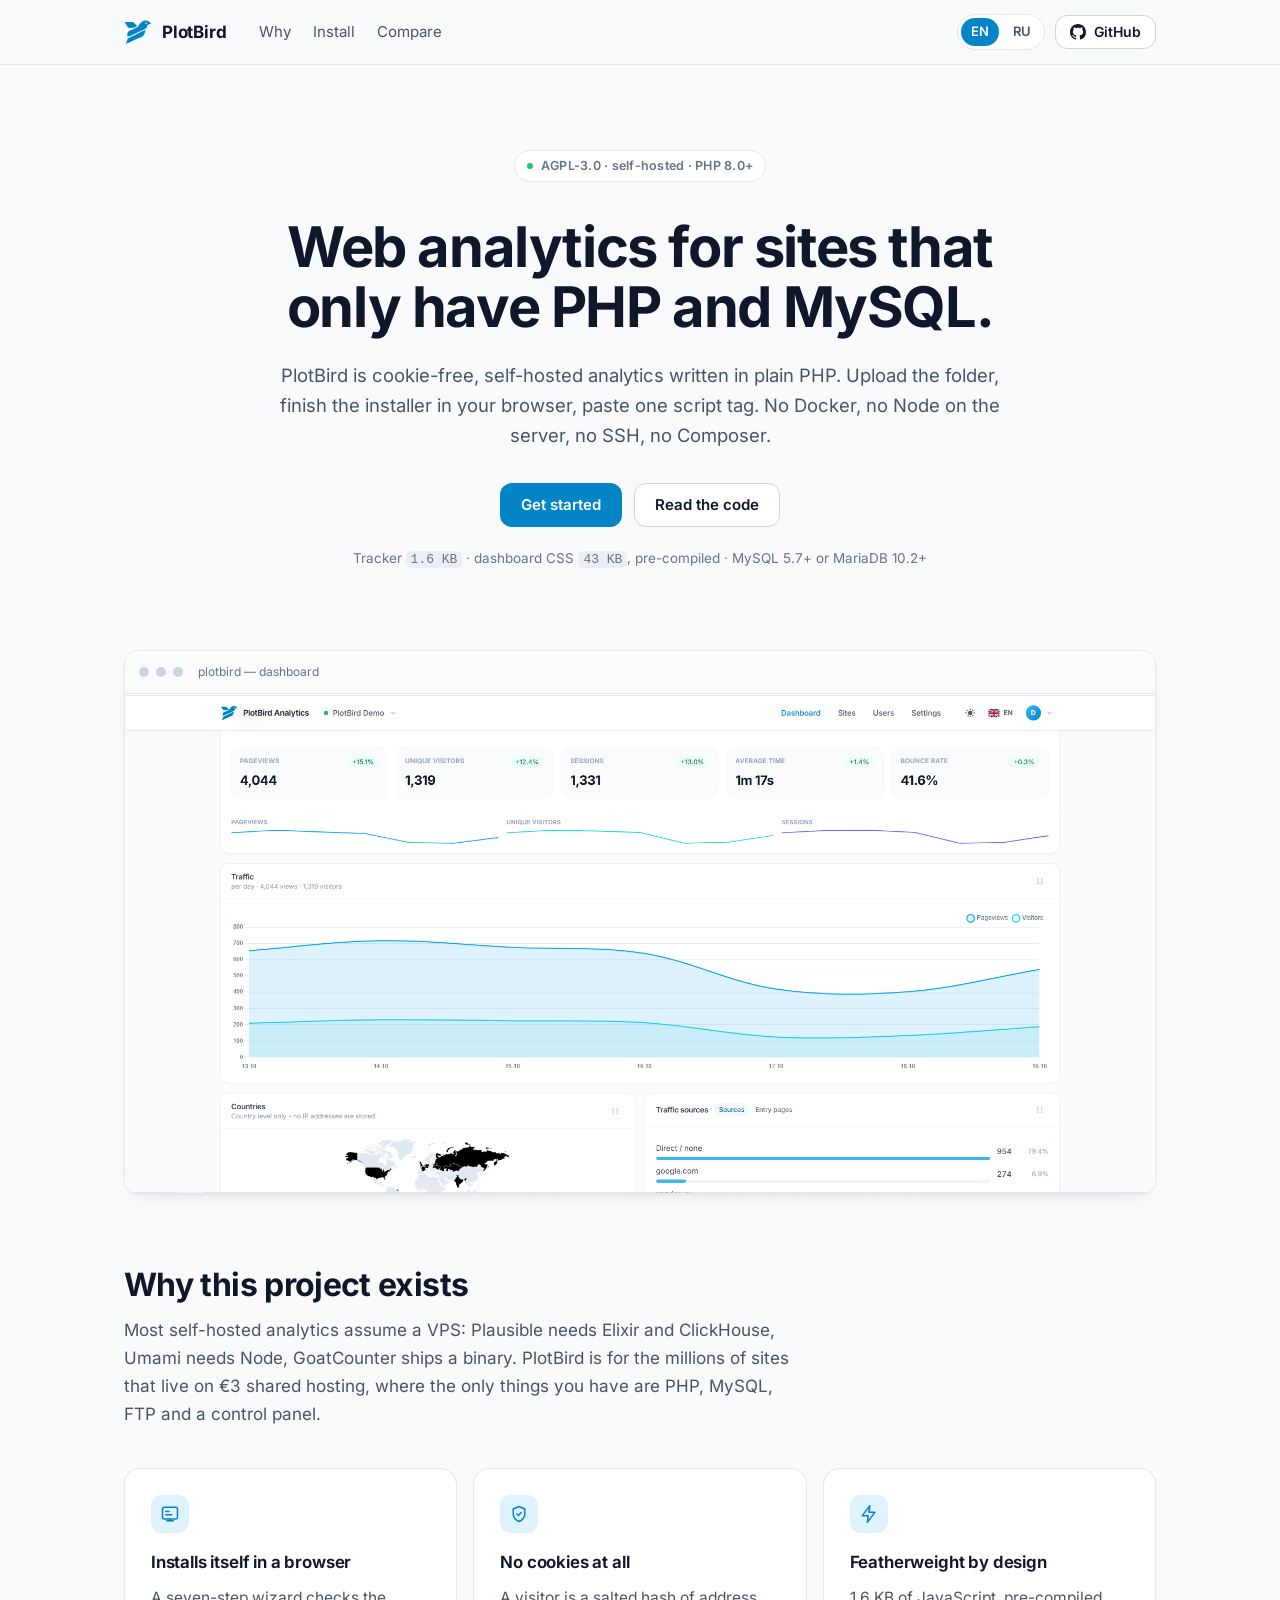
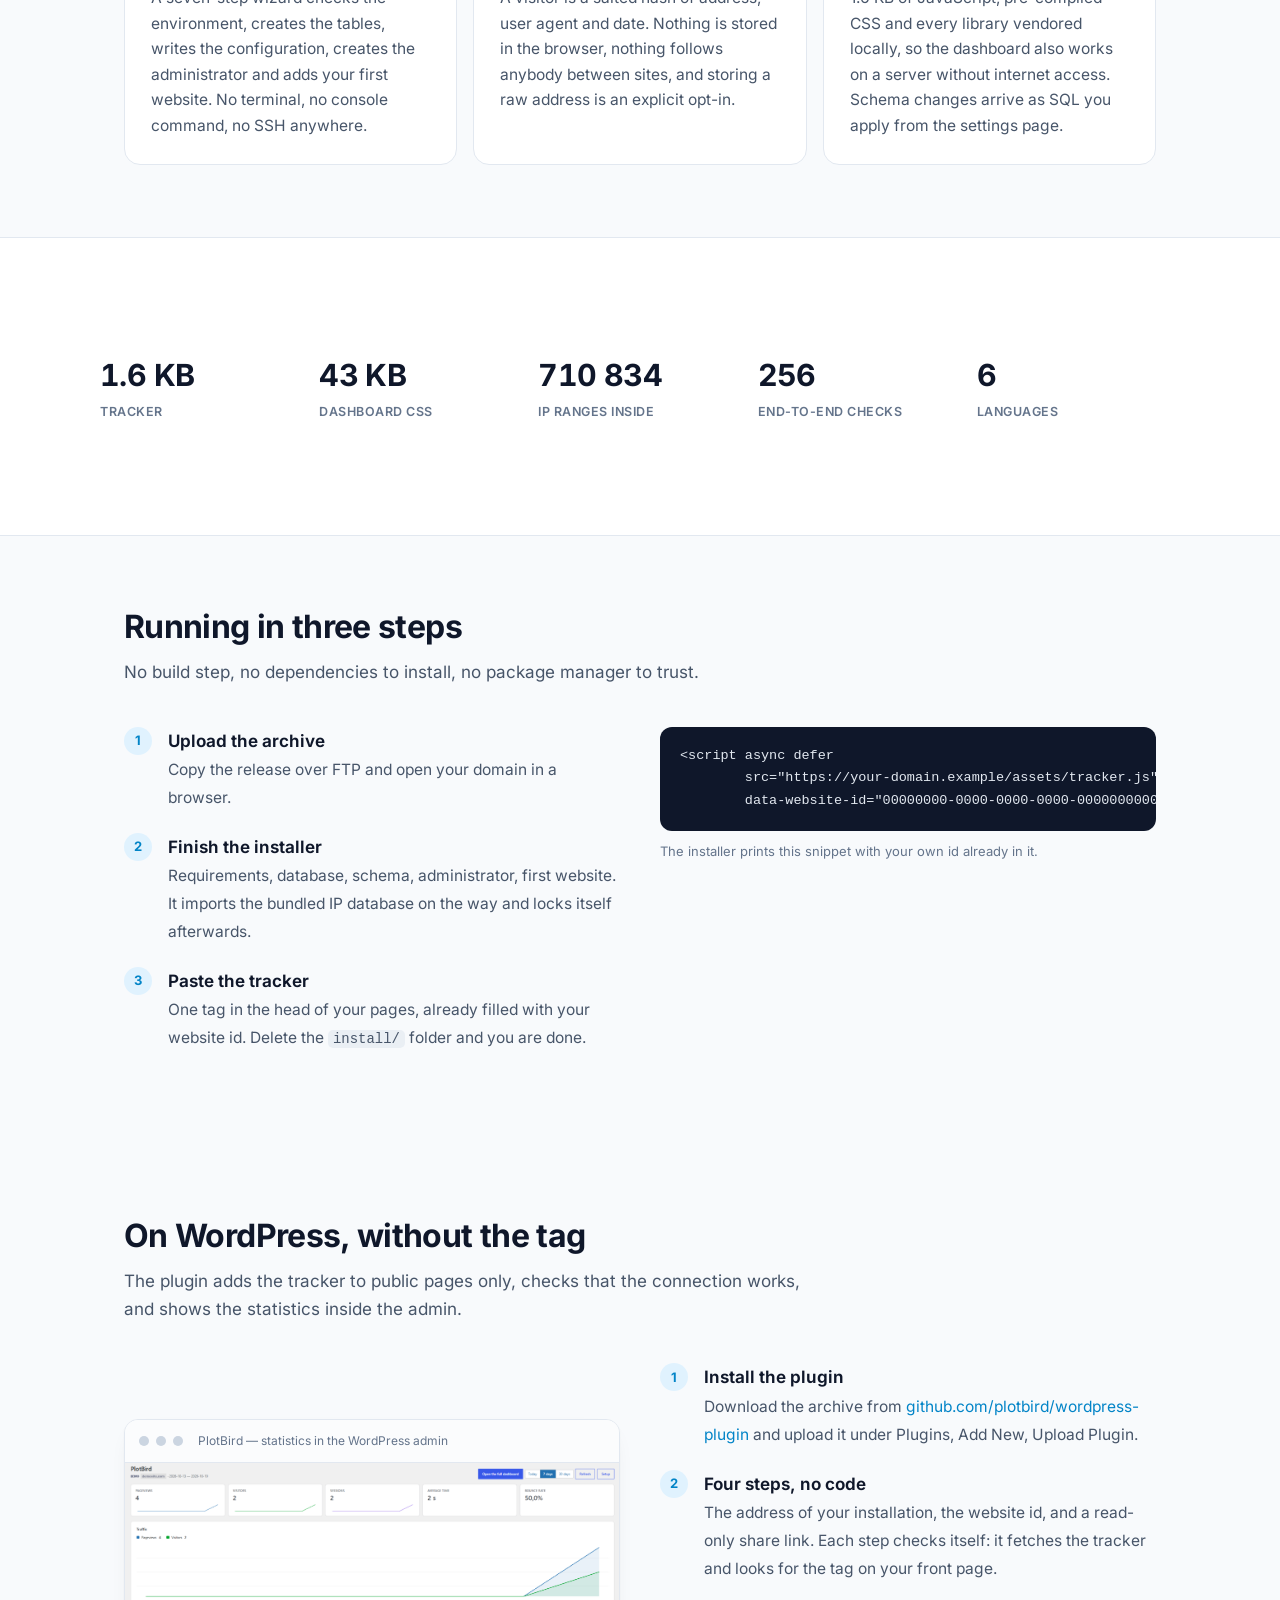
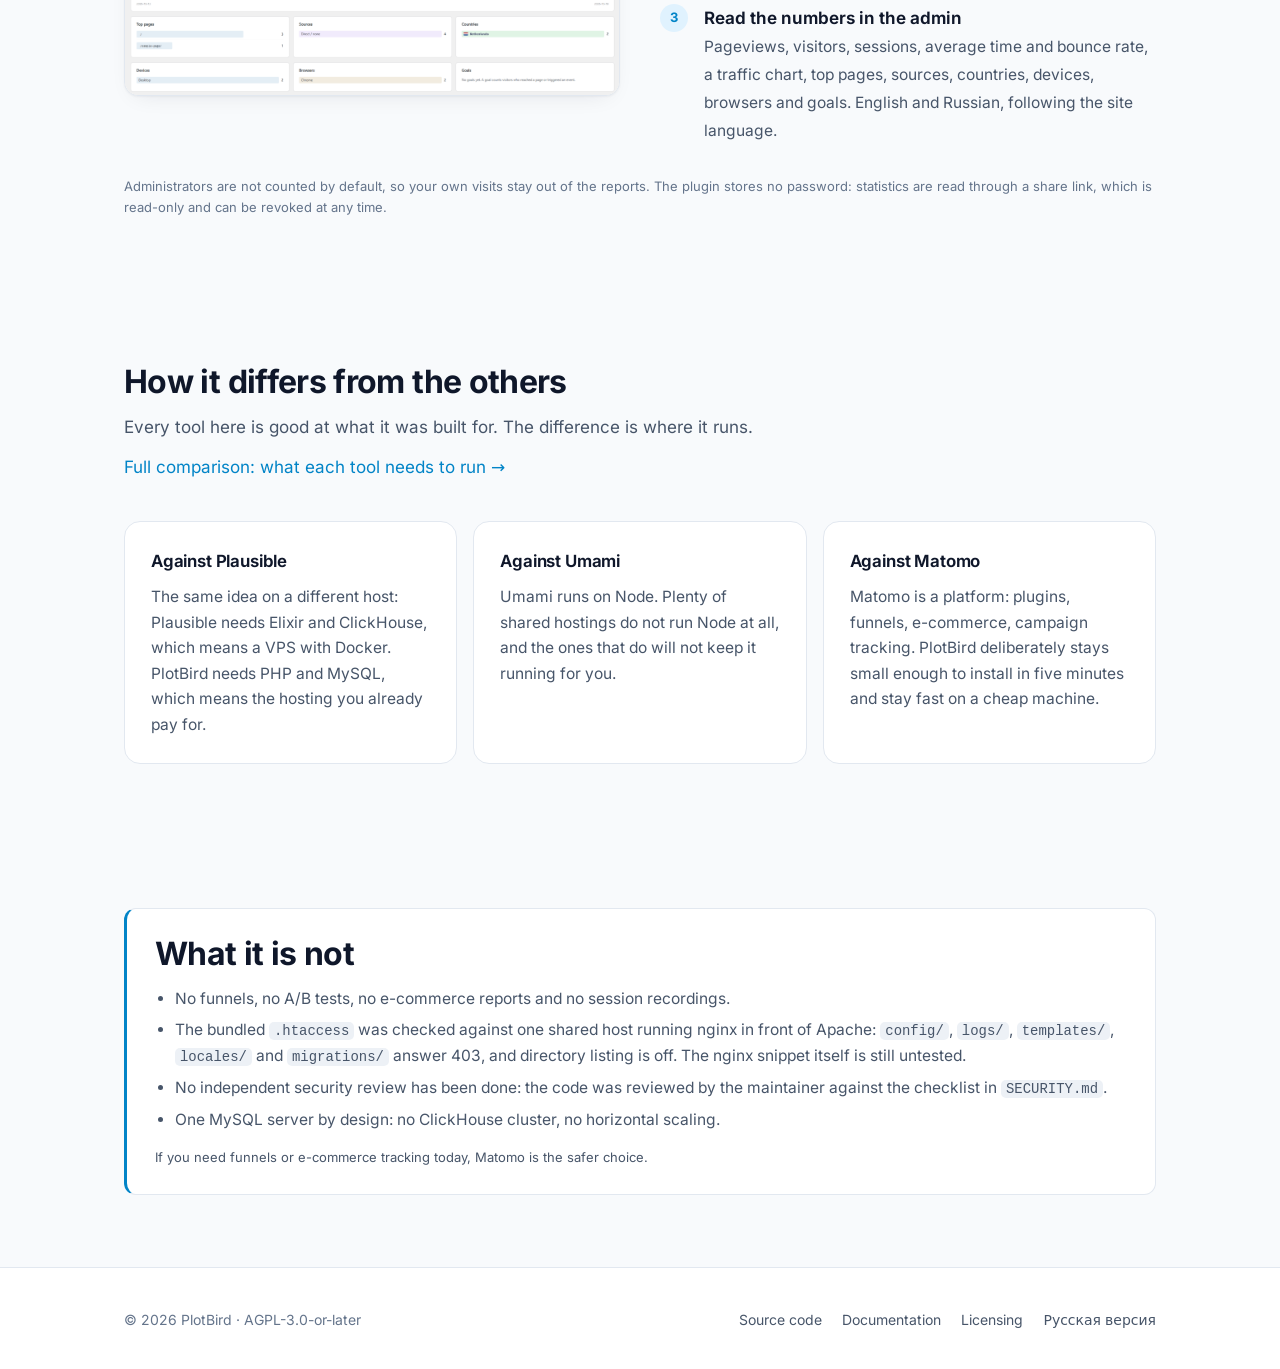
<file: index.html>
<!doctype html>
<html lang="en">
<head>
<meta charset="utf-8">
<meta name="viewport" content="width=device-width, initial-scale=1">
<title>PlotBird — self-hosted, cookie-free web analytics in plain PHP</title>
<meta name="google-site-verification" content="_HZtw0_iEdkq5-MWGCPGsdtzQNc1821ZFkKiWtUW_zI">
<meta name="description" content="Web analytics for websites that only have PHP and MySQL. Cookie-free, self-hosted, no Docker, no SSH: upload the folder, install it in the browser, paste one script tag.">
<link rel="canonical" href="https://plotbird.github.io/">
<link rel="alternate" hreflang="en" href="https://plotbird.github.io/">
<link rel="alternate" hreflang="ru" href="https://plotbird.github.io/ru/">
<link rel="alternate" hreflang="x-default" href="https://plotbird.github.io/">
<link rel="icon" type="image/svg+xml" href="assets/logo.svg">
<link rel="apple-touch-icon" href="assets/apple-touch-icon.png">
<link rel="stylesheet" href="assets/style.css">
<meta name="theme-color" content="#f8fafc" media="(prefers-color-scheme: light)">
<meta name="theme-color" content="#080c14" media="(prefers-color-scheme: dark)">
<meta property="og:type" content="website">
<meta property="og:title" content="PlotBird — web analytics for sites that only have PHP and MySQL">
<meta property="og:description" content="Cookie-free, self-hosted analytics in plain PHP. No Docker, no Node on the server, no SSH, no Composer.">
<meta property="og:url" content="https://plotbird.github.io/">
<meta property="og:image" content="https://plotbird.github.io/assets/og.png">
<meta property="og:image:width" content="1200">
<meta property="og:image:height" content="630">
<meta property="og:locale" content="en_US">
<meta property="og:locale:alternate" content="ru_RU">
<meta name="twitter:card" content="summary_large_image">
<meta property="og:site_name" content="PlotBird Analytics">
<meta property="og:image:alt" content="PlotBird: cookie-free analytics in plain PHP">
<meta name="twitter:title" content="PlotBird — self-hosted, cookie-free web analytics in plain PHP">
<meta name="twitter:description" content="Web analytics for websites that only have PHP and MySQL. Cookie-free, self-hosted, no Docker, no SSH: upload the folder, install it in the browser, paste one script tag.">
<meta name="twitter:image" content="https://plotbird.github.io/assets/og.png">
<script type="application/ld+json">
{
    "@context": "https://schema.org",
    "@type": "SoftwareApplication",
    "name": "PlotBird Analytics",
    "alternateName": "PlotBird",
    "applicationCategory": "BusinessApplication",
    "applicationSubCategory": "Web analytics",
    "operatingSystem": "PHP 8.0+, MySQL 5.7+ or MariaDB 10.2+",
    "description": "Web analytics for websites that only have PHP and MySQL. Self-hosted, cookie-free web analytics in plain PHP for classic shared hosting. No Docker, no Node on the server, no SSH: upload the folder, finish the installer in the browser, paste one script tag. Goals, visitor log, bundled IP database, PWA, six languages.",
    "url": "https://plotbird.github.io/",
    "downloadUrl": "https://github.com/plotbird/analytics/releases/latest",
    "codeRepository": "https://github.com/plotbird/analytics",
    "softwareVersion": "1.0.2",
    "datePublished": "2026-10-19",
    "license": "https://www.gnu.org/licenses/agpl-3.0.html",
    "isAccessibleForFree": true,
    "offers": {
        "@type": "Offer",
        "price": "0",
        "priceCurrency": "EUR"
    },
    "author": {
        "@type": "Organization",
        "name": "PlotBird",
        "url": "https://plotbird.github.io/"
    },
    "sameAs": ["https://github.com/plotbird/analytics", "https://github.com/plotbird/wordpress-plugin"],
    "inLanguage": "en",
    "featureList": [
        "Browser installer, no SSH",
        "Cookie-free tracking",
        "Goals and conversions",
        "Visitor log with per-session detail",
        "Bundled local IP database for country reports",
        "Share links with expiry",
        "Progressive web app",
        "Schema migrations from the interface"
    ]
}
</script>
<script type="application/ld+json">
{
    "@context": "https://schema.org",
    "@type": "SoftwareApplication",
    "name": "PlotBird Analytics for WordPress",
    "applicationCategory": "BusinessApplication",
    "operatingSystem": "WordPress 6.0+",
    "softwareVersion": "1.0.3",
    "description": "The PlotBird plugin for WordPress: adds the tracking code and shows the statistics inside the admin.",
    "url": "https://github.com/plotbird/wordpress-plugin",
    "downloadUrl": "https://github.com/plotbird/wordpress-plugin/releases/latest",
    "codeRepository": "https://github.com/plotbird/wordpress-plugin",
    "license": "https://www.gnu.org/licenses/old-licenses/gpl-2.0.html",
    "isAccessibleForFree": true,
    "inLanguage": "en",
    "author": {"@type": "Organization", "name": "PlotBird", "url": "https://plotbird.github.io/"}
}
</script>
</head>
<body>

<header class="nav">
    <div class="wrap nav-inner">
        <a class="brand" href="index.html">
            <img src="assets/logo.svg" alt="" width="28" height="28">
            PlotBird
        </a>
        <nav class="nav-links">
            <a href="#why">Why</a>
            <a href="#install">Install</a>
            <a href="#compare">Compare</a>
        </nav>
        <div class="nav-right">
            <div class="lang">
                <span>EN</span>
                <a href="ru/index.html" hreflang="ru">RU</a>
            </div>
            <a class="btn btn-ghost btn-nav" href="https://github.com/plotbird/analytics">
                <svg width="16" height="16" viewBox="0 0 16 16" fill="currentColor" aria-hidden="true"><path d="M8 0C3.58 0 0 3.58 0 8c0 3.54 2.29 6.53 5.47 7.59.4.07.55-.17.55-.38 0-.19-.01-.82-.01-1.49-2.01.37-2.53-.49-2.69-.94-.09-.23-.48-.94-.82-1.13-.28-.15-.68-.52-.01-.53.63-.01 1.08.58 1.23.82.72 1.21 1.87.87 2.33.66.07-.52.28-.87.51-1.07-1.78-.2-3.64-.89-3.64-3.95 0-.87.31-1.59.82-2.15-.08-.2-.36-1.02.08-2.12 0 0 .67-.21 2.2.82.64-.18 1.32-.27 2-.27.68 0 1.36.09 2 .27 1.53-1.04 2.2-.82 2.2-.82.44 1.1.16 1.92.08 2.12.51.56.82 1.27.82 2.15 0 3.07-1.87 3.75-3.65 3.95.29.25.54.73.54 1.48 0 1.07-.01 1.93-.01 2.2 0 .21.15.46.55.38A8.01 8.01 0 0 0 16 8c0-4.42-3.58-8-8-8Z"/></svg>
                GitHub
            </a>
        </div>
    </div>
</header>

<main>

<div class="wrap hero">
    <p class="eyebrow"><span class="dot"></span> AGPL-3.0 &middot; self-hosted &middot; PHP 8.0+</p>
    <h1>Web analytics for sites that only have PHP and MySQL.</h1>
    <p class="lead">
        PlotBird is cookie-free, self-hosted analytics written in plain PHP. Upload the folder,
        finish the installer in your browser, paste one script tag. No Docker, no Node on the
        server, no SSH, no Composer.
    </p>
    <div class="hero-actions">
        <a class="btn btn-primary" href="#install">Get started</a>
        <a class="btn btn-ghost" href="https://github.com/plotbird/analytics">Read the code</a>
    </div>
    <p class="hero-note">
        Tracker <code>1.6 KB</code> &middot; dashboard CSS <code>43 KB</code>, pre-compiled &middot;
        MySQL 5.7+ or MariaDB 10.2+
    </p>
</div>

<div class="wrap">
    <div class="shot" id="look">
        <div class="frame">
            <div class="frame-bar">
                <i></i><i></i><i></i>
                <span>plotbird — dashboard</span>
            </div>

            <img src="assets/dashboard.png"
                 alt="PlotBird dashboard: traffic chart, top pages, countries, devices and goal conversions"
                 width="1906" height="923" fetchpriority="high" decoding="async">
        </div>
    </div>
</div>

<section id="why">
    <div class="wrap">
        <div class="section-head">
            <h2>Why this project exists</h2>
            <p>
                Most self-hosted analytics assume a VPS: Plausible needs Elixir and ClickHouse,
                Umami needs Node, GoatCounter ships a binary. PlotBird is for the millions of
                sites that live on €3 shared hosting, where the only things you have are PHP,
                MySQL, FTP and a control panel.
            </p>
        </div>

        <div class="cards cards-3">
            <article class="card">
                <div class="icon" aria-hidden="true">
                    <svg viewBox="0 0 24 24" fill="none" stroke="currentColor" stroke-width="1.8" stroke-linecap="round" stroke-linejoin="round"><rect x="3" y="4" width="18" height="14" rx="2"/><path d="M8 20h8M12 18v2M7 9h4M7 13h7"/></svg>
                </div>
                <h3>Installs itself in a browser</h3>
                <p>
                    A seven-step wizard checks the environment, creates the tables, writes the
                    configuration, creates the administrator and adds your first website. No
                    terminal, no console command, no SSH anywhere.
                </p>
            </article>

            <article class="card">
                <div class="icon" aria-hidden="true">
                    <svg viewBox="0 0 24 24" fill="none" stroke="currentColor" stroke-width="1.8" stroke-linecap="round" stroke-linejoin="round"><path d="M12 3l7 3v5c0 4.4-3 8.2-7 10-4-1.8-7-5.6-7-10V6l7-3Z"/><path d="M9.5 12l1.8 1.8 3.4-3.6"/></svg>
                </div>
                <h3>No cookies at all</h3>
                <p>
                    A visitor is a salted hash of address, user agent and date. Nothing is stored
                    in the browser, nothing follows anybody between sites, and storing a raw
                    address is an explicit opt-in.
                </p>
            </article>

            <article class="card">
                <div class="icon" aria-hidden="true">
                    <svg viewBox="0 0 24 24" fill="none" stroke="currentColor" stroke-width="1.8" stroke-linecap="round" stroke-linejoin="round"><path d="M13 2 4 14h7l-1 8 9-12h-7l1-8Z"/></svg>
                </div>
                <h3>Featherweight by design</h3>
                <p>
                    1.6 KB of JavaScript, pre-compiled CSS and every library vendored locally, so
                    the dashboard also works on a server without internet access. Schema changes
                    arrive as SQL you apply from the settings page.
                </p>
            </article>
        </div>
    </div>
</section>

<section class="numbers" aria-label="Numbers">
    <div class="wrap numbers-inner">
        <div class="stat"><b>1.6 KB</b><span>tracker</span></div>
        <div class="stat"><b>43 KB</b><span>dashboard CSS</span></div>
        <div class="stat"><b>710 834</b><span>IP ranges inside</span></div>
        <div class="stat"><b>256</b><span>end-to-end checks</span></div>
        <div class="stat"><b>6</b><span>languages</span></div>
    </div>
</section>

<section id="install">
    <div class="wrap">
        <div class="section-head">
            <h2>Running in three steps</h2>
            <p>No build step, no dependencies to install, no package manager to trust.</p>
        </div>

        <div class="steps">
            <ol class="step-list">
                <li>
                    <strong>Upload the archive</strong>
                    <span>Copy the release over FTP and open your domain in a browser.</span>
                </li>
                <li>
                    <strong>Finish the installer</strong>
                    <span>
                        Requirements, database, schema, administrator, first website. It imports
                        the bundled IP database on the way and locks itself afterwards.
                    </span>
                </li>
                <li>
                    <strong>Paste the tracker</strong>
                    <span>
                        One tag in the head of your pages, already filled with your website id.
                        Delete the <code>install/</code> folder and you are done.
                    </span>
                </li>
            </ol>

            <div>
                <pre><code>&lt;script async defer
        src="https://your-domain.example/assets/tracker.js"
        data-website-id="00000000-0000-0000-0000-000000000000"&gt;&lt;/script&gt;</code></pre>
                <p class="caption">
                    The installer prints this snippet with your own id already in it.
                </p>
            </div>
        </div>
    </div>
</section>

<section id="wordpress">
    <div class="wrap">
        <div class="section-head">
            <h2>On WordPress, without the tag</h2>
            <p>
                The plugin adds the tracker to public pages only, checks that the connection
                works, and shows the statistics inside the admin.
            </p>
        </div>

        <div class="steps">
            <div>
                <div class="shot">
                    <div class="frame">
                        <div class="frame-bar">
                            <i></i><i></i><i></i>
                            <span>PlotBird — statistics in the WordPress admin</span>
                        </div>
                        <img src="assets/wordpress.png"
                             alt="The PlotBird statistics screen inside WordPress: pageviews, visitors, sessions, average time and bounce rate, a traffic chart, and blocks for pages, sources, countries, devices, browsers and goals"
                             width="1200" height="563" loading="lazy" decoding="async">
                    </div>
                </div>
            </div>

            <ol class="step-list">
                <li>
                    <strong>Install the plugin</strong>
                    <span>
                        Download the archive from
                        <a href="https://github.com/plotbird/wordpress-plugin">github.com/plotbird/wordpress-plugin</a>
                        and upload it under Plugins, Add New, Upload Plugin.
                    </span>
                </li>
                <li>
                    <strong>Four steps, no code</strong>
                    <span>
                        The address of your installation, the website id, and a read-only share
                        link. Each step checks itself: it fetches the tracker and looks for the
                        tag on your front page.
                    </span>
                </li>
                <li>
                    <strong>Read the numbers in the admin</strong>
                    <span>
                        Pageviews, visitors, sessions, average time and bounce rate, a traffic
                        chart, top pages, sources, countries, devices, browsers and goals.
                        English and Russian, following the site language.
                    </span>
                </li>
            </ol>
        </div>

        <p class="caption">
            Administrators are not counted by default, so your own visits stay out of the
            reports. The plugin stores no password: statistics are read through a share link,
            which is read-only and can be revoked at any time.
        </p>
    </div>
</section>
<section id="compare">
    <div class="wrap">
        <div class="section-head">
            <h2>How it differs from the others</h2>
            <p>
                Every tool here is good at what it was built for. The difference is where it runs.
            </p>
            <p><a href="vs/index.html">Full comparison: what each tool needs to run &rarr;</a></p>
        </div>

        <div class="cards cards-3">
            <article class="card">
                <h3>Against Plausible</h3>
                <p>
                    The same idea on a different host: Plausible needs Elixir and ClickHouse, which
                    means a VPS with Docker. PlotBird needs PHP and MySQL, which means the hosting
                    you already pay for.
                </p>
            </article>
            <article class="card">
                <h3>Against Umami</h3>
                <p>
                    Umami runs on Node. Plenty of shared hostings do not run Node at all, and the
                    ones that do will not keep it running for you.
                </p>
            </article>
            <article class="card">
                <h3>Against Matomo</h3>
                <p>
                    Matomo is a platform: plugins, funnels, e-commerce, campaign tracking. PlotBird
                    deliberately stays small enough to install in five minutes and stay fast on a
                    cheap machine.
                </p>
            </article>
        </div>
    </div>
</section>

<section>
    <div class="wrap">
        <div class="not">
            <h2>What it is not</h2>
            <ul>
                <li>No funnels, no A/B tests, no e-commerce reports and no session recordings.</li>
                <li>The bundled <code>.htaccess</code> was checked against one shared host running nginx in front of Apache: <code>config/</code>, <code>logs/</code>, <code>templates/</code>, <code>locales/</code> and <code>migrations/</code> answer 403, and directory listing is off. The nginx snippet itself is still untested.</li>
                <li>No independent security review has been done: the code was reviewed by the maintainer against the checklist in <code>SECURITY.md</code>.</li>
                <li>One MySQL server by design: no ClickHouse cluster, no horizontal scaling.</li>
            </ul>
            <p class="caption" style="margin-top:14px">
                If you need funnels or e-commerce tracking today, Matomo is the safer choice.
            </p>
        </div>
    </div>
</section>

</main>

<footer>
    <div class="wrap footer-inner">
        <span>© <span id="year">2026</span> PlotBird · AGPL-3.0-or-later</span>
        <div class="footer-links">
            <a href="https://github.com/plotbird/analytics">Source code</a>
            <a href="https://github.com/plotbird/analytics/blob/main/README.md">Documentation</a>
            <a href="https://github.com/plotbird/analytics/blob/main/LICENSING.md">Licensing</a>
            <a href="ru/index.html" hreflang="ru">Русская версия</a>
        </div>
    </div>
</footer>

<script>
    document.getElementById('year').textContent = new Date().getFullYear();
</script>

</body>
</html>
</file>
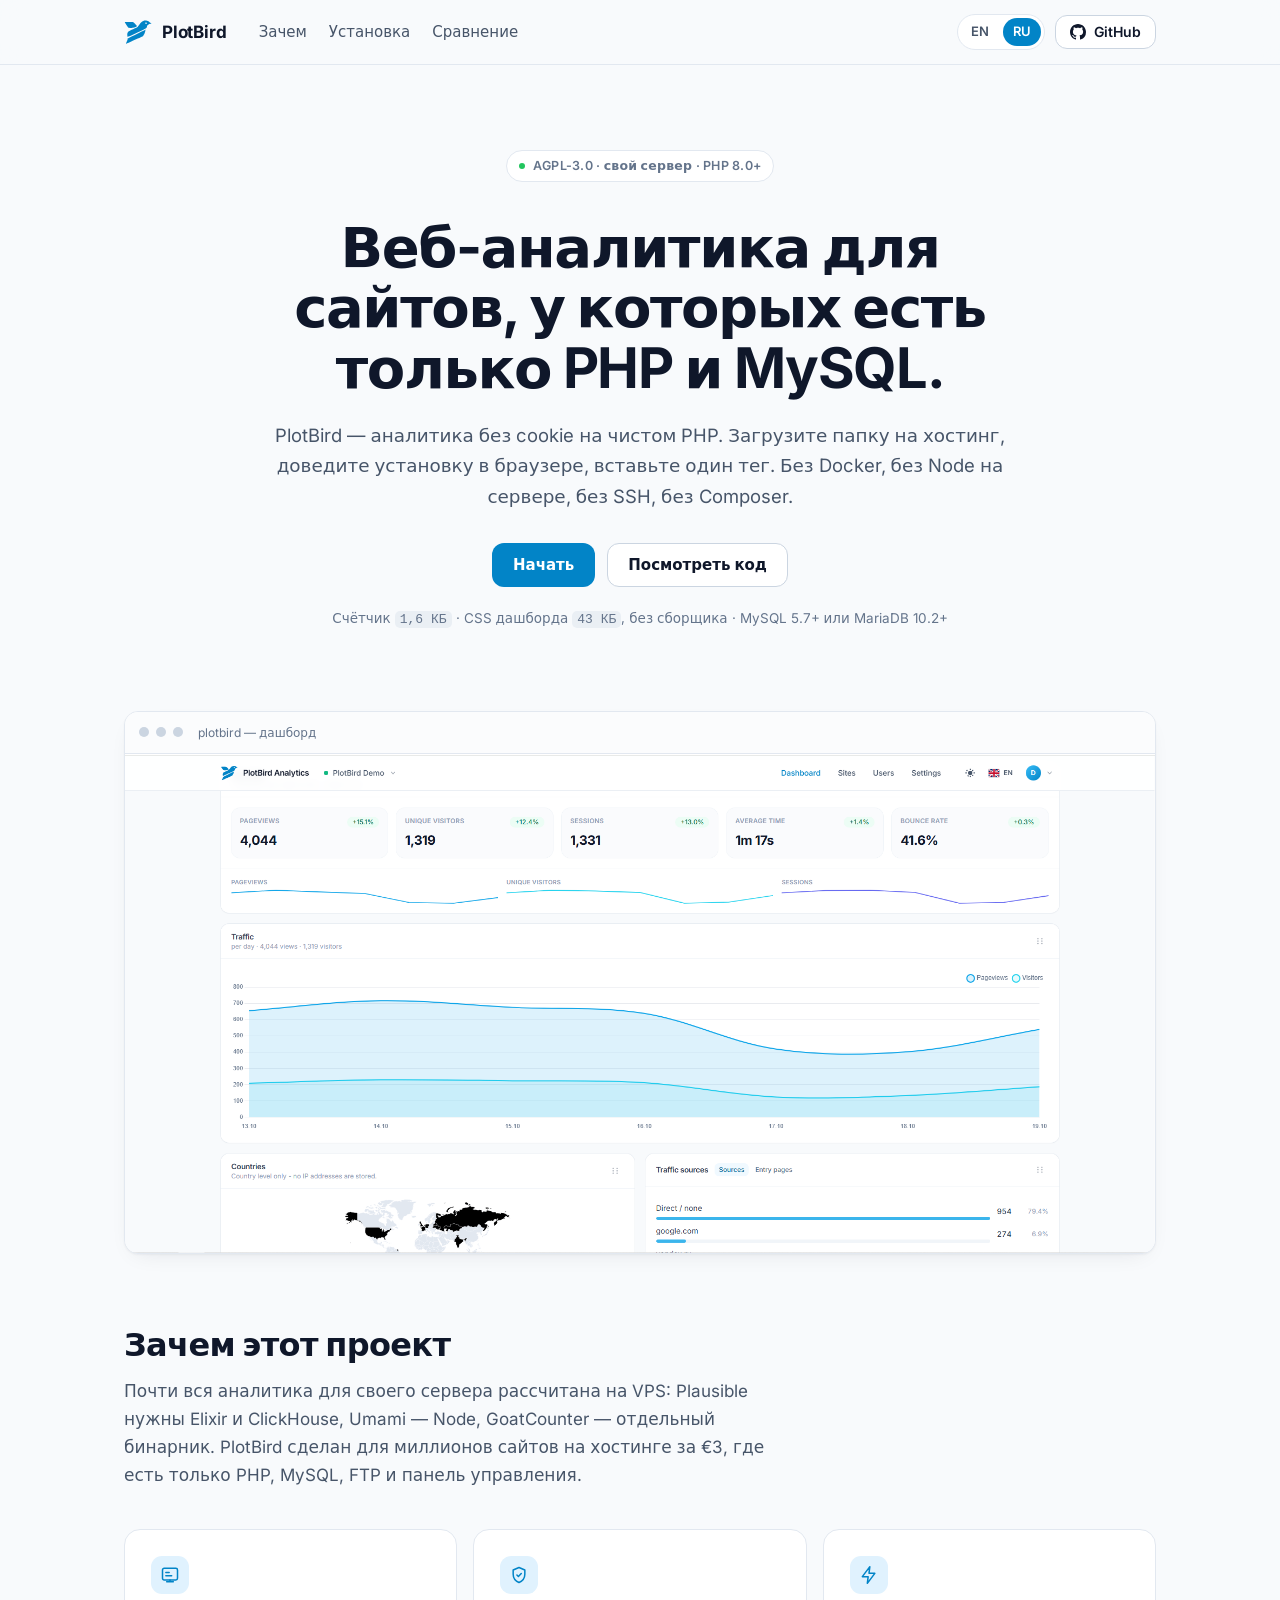
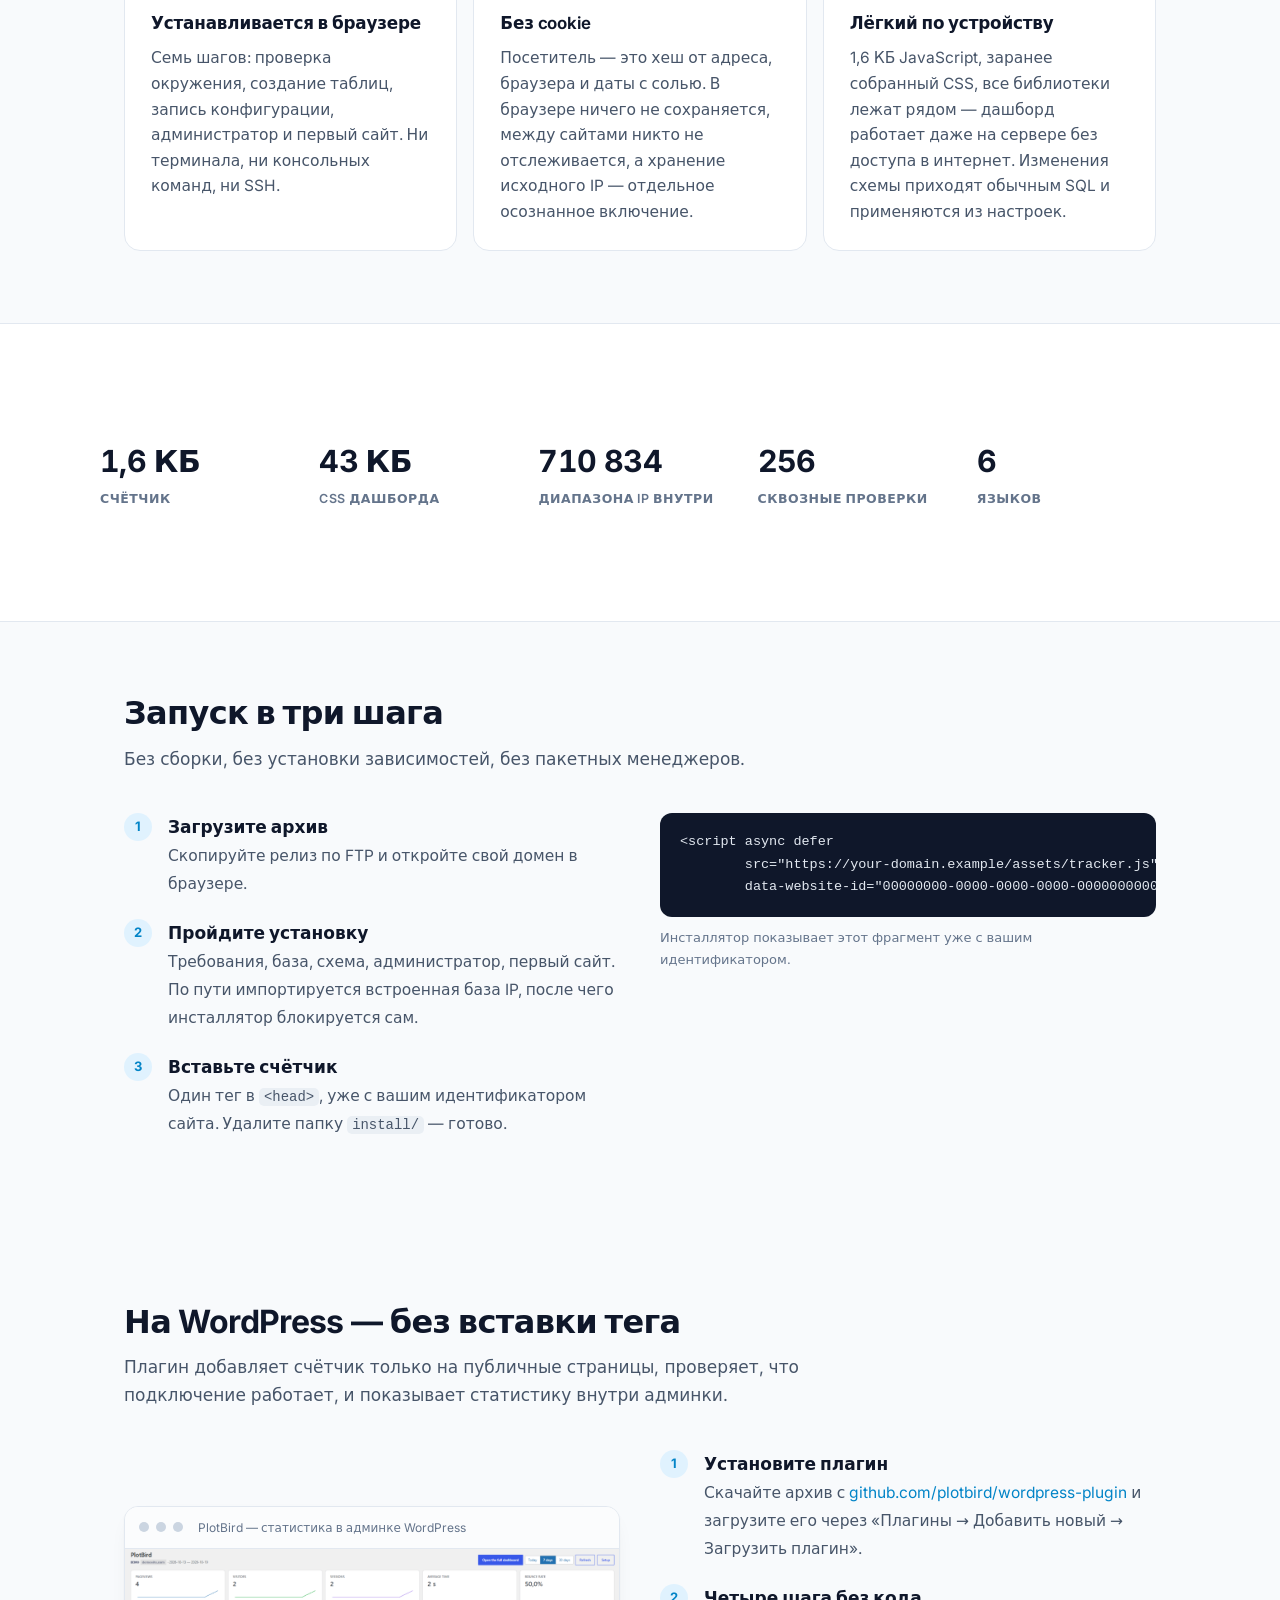
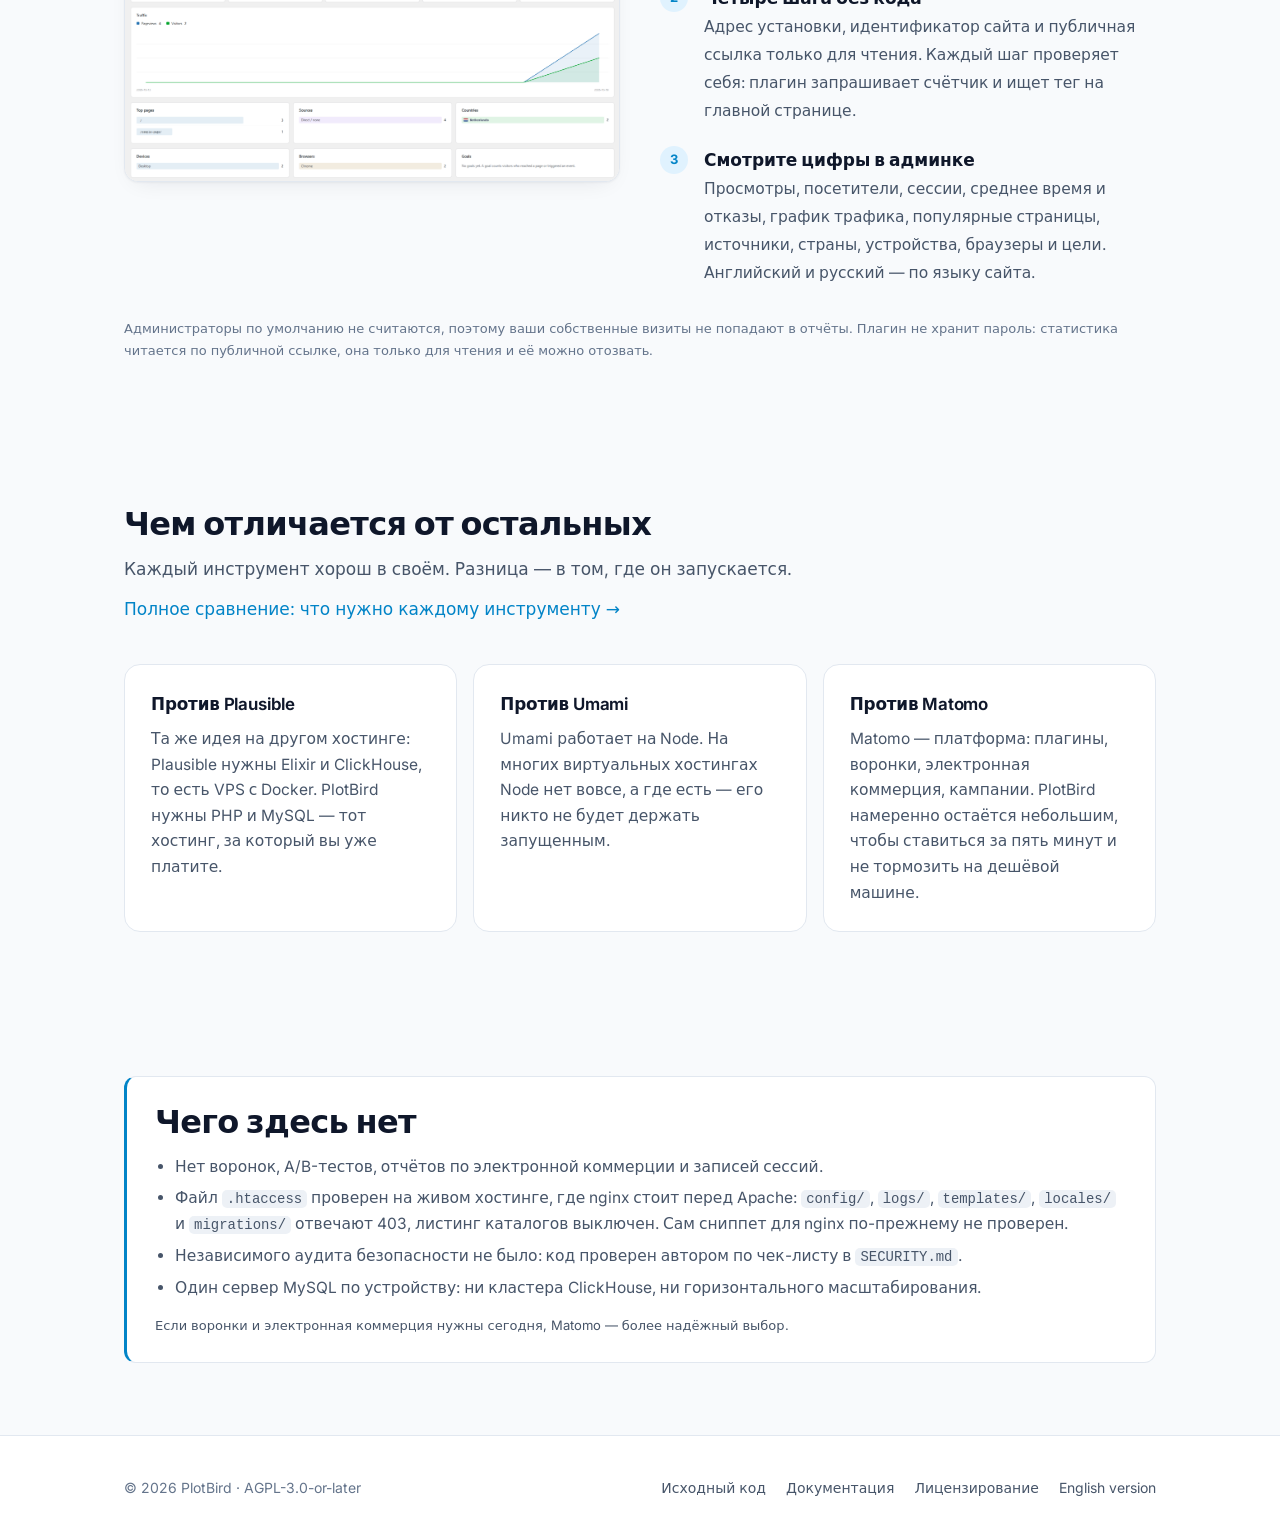
<file: ru/index.html>
<!doctype html>
<html lang="ru">
<head>
<meta charset="utf-8">
<meta name="viewport" content="width=device-width, initial-scale=1">
<title>PlotBird — веб-аналитика без cookie на чистом PHP</title>
<meta name="description" content="Веб-аналитика для сайтов, у которых есть только PHP и MySQL. Без cookie, для собственного сервера, без Docker и SSH: загрузите папку, установите в браузере, вставьте один тег.">
<link rel="canonical" href="https://plotbird.github.io/ru/">
<link rel="alternate" hreflang="en" href="https://plotbird.github.io/">
<link rel="alternate" hreflang="ru" href="https://plotbird.github.io/ru/">
<link rel="alternate" hreflang="x-default" href="https://plotbird.github.io/">
<link rel="icon" type="image/svg+xml" href="../assets/logo.svg">
<link rel="apple-touch-icon" href="../assets/apple-touch-icon.png">
<link rel="stylesheet" href="../assets/style.css">
<meta name="theme-color" content="#f8fafc" media="(prefers-color-scheme: light)">
<meta name="theme-color" content="#080c14" media="(prefers-color-scheme: dark)">
<meta property="og:type" content="website">
<meta property="og:title" content="PlotBird — веб-аналитика для сайтов, у которых есть только PHP и MySQL">
<meta property="og:description" content="Аналитика без cookie на чистом PHP. Без Docker, без Node на сервере, без SSH, без Composer.">
<meta property="og:url" content="https://plotbird.github.io/ru/">
<meta property="og:image" content="https://plotbird.github.io/assets/og-ru.png">
<meta property="og:image:width" content="1200">
<meta property="og:image:height" content="630">
<meta property="og:locale" content="ru_RU">
<meta property="og:locale:alternate" content="en_US">
<meta name="twitter:card" content="summary_large_image">
<meta property="og:site_name" content="PlotBird Analytics">
<meta property="og:image:alt" content="PlotBird: аналитика без cookie на чистом PHP">
<meta name="twitter:title" content="PlotBird — веб-аналитика без cookie на чистом PHP">
<meta name="twitter:description" content="Веб-аналитика для сайтов, у которых есть только PHP и MySQL. Без cookie, для собственного сервера, без Docker и SSH: загрузите папку, установите в браузере, вставьте один тег.">
<meta name="twitter:image" content="https://plotbird.github.io/assets/og-ru.png">
<script type="application/ld+json">
{
    "@context": "https://schema.org",
    "@type": "SoftwareApplication",
    "name": "PlotBird Analytics",
    "alternateName": "PlotBird",
    "applicationCategory": "BusinessApplication",
    "applicationSubCategory": "Web analytics",
    "operatingSystem": "PHP 8.0+, MySQL 5.7+ or MariaDB 10.2+",
    "description": "Веб-аналитика для сайтов, у которых есть только PHP и MySQL. Self-hosted, cookie-free web analytics in plain PHP for classic shared hosting. No Docker, no Node on the server, no SSH: upload the folder, finish the installer in the browser, paste one script tag. Goals, visitor log, bundled IP database, PWA, six languages.",
    "url": "https://plotbird.github.io/",
    "downloadUrl": "https://github.com/plotbird/analytics/releases/latest",
    "codeRepository": "https://github.com/plotbird/analytics",
    "softwareVersion": "1.0.2",
    "datePublished": "2026-10-19",
    "license": "https://www.gnu.org/licenses/agpl-3.0.html",
    "isAccessibleForFree": true,
    "offers": {
        "@type": "Offer",
        "price": "0",
        "priceCurrency": "EUR"
    },
    "author": {
        "@type": "Organization",
        "name": "PlotBird",
        "url": "https://plotbird.github.io/"
    },
    "sameAs": ["https://github.com/plotbird/analytics", "https://github.com/plotbird/wordpress-plugin"],
    "inLanguage": "ru",
    "featureList": [
        "Browser installer, no SSH",
        "Cookie-free tracking",
        "Goals and conversions",
        "Visitor log with per-session detail",
        "Bundled local IP database for country reports",
        "Share links with expiry",
        "Progressive web app",
        "Schema migrations from the interface"
    ]
}
</script>
<script type="application/ld+json">
{
    "@context": "https://schema.org",
    "@type": "SoftwareApplication",
    "name": "PlotBird Analytics for WordPress",
    "applicationCategory": "BusinessApplication",
    "operatingSystem": "WordPress 6.0+",
    "softwareVersion": "1.0.3",
    "description": "Плагин PlotBird для WordPress: добавляет код счётчика и показывает статистику в админке.",
    "url": "https://github.com/plotbird/wordpress-plugin",
    "downloadUrl": "https://github.com/plotbird/wordpress-plugin/releases/latest",
    "codeRepository": "https://github.com/plotbird/wordpress-plugin",
    "license": "https://www.gnu.org/licenses/old-licenses/gpl-2.0.html",
    "isAccessibleForFree": true,
    "inLanguage": "ru",
    "author": {"@type": "Organization", "name": "PlotBird", "url": "https://plotbird.github.io/"}
}
</script>
</head>
<body>

<header class="nav">
    <div class="wrap nav-inner">
        <a class="brand" href="../index.html">
            <img src="../assets/logo.svg" alt="" width="28" height="28">
            PlotBird
        </a>
        <nav class="nav-links">
            <a href="#why">Зачем</a>
            <a href="#install">Установка</a>
            <a href="#compare">Сравнение</a>
        </nav>
        <div class="nav-right">
            <div class="lang">
                <a href="../index.html" hreflang="en">EN</a>
                <span>RU</span>
            </div>
            <a class="btn btn-ghost btn-nav" href="https://github.com/plotbird/analytics">
                <svg width="16" height="16" viewBox="0 0 16 16" fill="currentColor" aria-hidden="true"><path d="M8 0C3.58 0 0 3.58 0 8c0 3.54 2.29 6.53 5.47 7.59.4.07.55-.17.55-.38 0-.19-.01-.82-.01-1.49-2.01.37-2.53-.49-2.69-.94-.09-.23-.48-.94-.82-1.13-.28-.15-.68-.52-.01-.53.63-.01 1.08.58 1.23.82.72 1.21 1.87.87 2.33.66.07-.52.28-.87.51-1.07-1.78-.2-3.64-.89-3.64-3.95 0-.87.31-1.59.82-2.15-.08-.2-.36-1.02.08-2.12 0 0 .67-.21 2.2.82.64-.18 1.32-.27 2-.27.68 0 1.36.09 2 .27 1.53-1.04 2.2-.82 2.2-.82.44 1.1.16 1.92.08 2.12.51.56.82 1.27.82 2.15 0 3.07-1.87 3.75-3.65 3.95.29.25.54.73.54 1.48 0 1.07-.01 1.93-.01 2.2 0 .21.15.46.55.38A8.01 8.01 0 0 0 16 8c0-4.42-3.58-8-8-8Z"/></svg>
                GitHub
            </a>
        </div>
    </div>
</header>

<main>

<div class="wrap hero">
    <p class="eyebrow"><span class="dot"></span> AGPL-3.0 &middot; свой сервер &middot; PHP 8.0+</p>
    <h1>Веб-аналитика для сайтов, у которых есть только PHP и MySQL.</h1>
    <p class="lead">
        PlotBird — аналитика без cookie на чистом PHP. Загрузите папку на хостинг, доведите
        установку в браузере, вставьте один тег. Без Docker, без Node на сервере, без SSH,
        без Composer.
    </p>
    <div class="hero-actions">
        <a class="btn btn-primary" href="#install">Начать</a>
        <a class="btn btn-ghost" href="https://github.com/plotbird/analytics">Посмотреть код</a>
    </div>
    <p class="hero-note">
        Счётчик <code>1,6 КБ</code> &middot; CSS дашборда <code>43 КБ</code>, без сборщика &middot;
        MySQL 5.7+ или MariaDB 10.2+
    </p>
</div>

<div class="wrap">
    <div class="shot" id="look">
        <div class="frame">
            <div class="frame-bar">
                <i></i><i></i><i></i>
                <span>plotbird — дашборд</span>
            </div>

            <img src="../assets/dashboard.png"
                 alt="Дашборд PlotBird: график трафика, популярные страницы, страны, устройства и конверсии по целям"
                 width="1906" height="923" fetchpriority="high" decoding="async">
        </div>
    </div>
</div>

<section id="why">
    <div class="wrap">
        <div class="section-head">
            <h2>Зачем этот проект</h2>
            <p>
                Почти вся аналитика для своего сервера рассчитана на VPS: Plausible нужны Elixir
                и ClickHouse, Umami — Node, GoatCounter — отдельный бинарник. PlotBird сделан для
                миллионов сайтов на хостинге за €3, где есть только PHP, MySQL, FTP и панель
                управления.
            </p>
        </div>

        <div class="cards cards-3">
            <article class="card">
                <div class="icon" aria-hidden="true">
                    <svg viewBox="0 0 24 24" fill="none" stroke="currentColor" stroke-width="1.8" stroke-linecap="round" stroke-linejoin="round"><rect x="3" y="4" width="18" height="14" rx="2"/><path d="M8 20h8M12 18v2M7 9h4M7 13h7"/></svg>
                </div>
                <h3>Устанавливается в браузере</h3>
                <p>
                    Семь шагов: проверка окружения, создание таблиц, запись конфигурации,
                    администратор и первый сайт. Ни терминала, ни консольных команд, ни SSH.
                </p>
            </article>

            <article class="card">
                <div class="icon" aria-hidden="true">
                    <svg viewBox="0 0 24 24" fill="none" stroke="currentColor" stroke-width="1.8" stroke-linecap="round" stroke-linejoin="round"><path d="M12 3l7 3v5c0 4.4-3 8.2-7 10-4-1.8-7-5.6-7-10V6l7-3Z"/><path d="M9.5 12l1.8 1.8 3.4-3.6"/></svg>
                </div>
                <h3>Без cookie</h3>
                <p>
                    Посетитель — это хеш от адреса, браузера и даты с солью. В браузере ничего
                    не сохраняется, между сайтами никто не отслеживается, а хранение исходного
                    IP — отдельное осознанное включение.
                </p>
            </article>

            <article class="card">
                <div class="icon" aria-hidden="true">
                    <svg viewBox="0 0 24 24" fill="none" stroke="currentColor" stroke-width="1.8" stroke-linecap="round" stroke-linejoin="round"><path d="M13 2 4 14h7l-1 8 9-12h-7l1-8Z"/></svg>
                </div>
                <h3>Лёгкий по устройству</h3>
                <p>
                    1,6 КБ JavaScript, заранее собранный CSS, все библиотеки лежат рядом — дашборд
                    работает даже на сервере без доступа в интернет. Изменения схемы приходят
                    обычным SQL и применяются из настроек.
                </p>
            </article>
        </div>
    </div>
</section>

<section class="numbers" aria-label="Цифры">
    <div class="wrap numbers-inner">
        <div class="stat"><b>1,6 КБ</b><span>счётчик</span></div>
        <div class="stat"><b>43 КБ</b><span>CSS дашборда</span></div>
        <div class="stat"><b>710 834</b><span>диапазона IP внутри</span></div>
        <div class="stat"><b>256</b><span>сквозные проверки</span></div>
        <div class="stat"><b>6</b><span>языков</span></div>
    </div>
</section>

<section id="install">
    <div class="wrap">
        <div class="section-head">
            <h2>Запуск в три шага</h2>
            <p>Без сборки, без установки зависимостей, без пакетных менеджеров.</p>
        </div>

        <div class="steps">
            <ol class="step-list">
                <li>
                    <strong>Загрузите архив</strong>
                    <span>Скопируйте релиз по FTP и откройте свой домен в браузере.</span>
                </li>
                <li>
                    <strong>Пройдите установку</strong>
                    <span>
                        Требования, база, схема, администратор, первый сайт. По пути импортируется
                        встроенная база IP, после чего инсталлятор блокируется сам.
                    </span>
                </li>
                <li>
                    <strong>Вставьте счётчик</strong>
                    <span>
                        Один тег в <code>&lt;head&gt;</code>, уже с вашим идентификатором сайта.
                        Удалите папку <code>install/</code> — готово.
                    </span>
                </li>
            </ol>

            <div>
                <pre><code>&lt;script async defer
        src="https://your-domain.example/assets/tracker.js"
        data-website-id="00000000-0000-0000-0000-000000000000"&gt;&lt;/script&gt;</code></pre>
                <p class="caption">
                    Инсталлятор показывает этот фрагмент уже с вашим идентификатором.
                </p>
            </div>
        </div>
    </div>
</section>

<section id="wordpress">
    <div class="wrap">
        <div class="section-head">
            <h2>На WordPress — без вставки тега</h2>
            <p>
                Плагин добавляет счётчик только на публичные страницы, проверяет, что
                подключение работает, и показывает статистику внутри админки.
            </p>
        </div>

        <div class="steps">
            <div>
                <div class="shot">
                    <div class="frame">
                        <div class="frame-bar">
                            <i></i><i></i><i></i>
                            <span>PlotBird — статистика в админке WordPress</span>
                        </div>
                        <img src="../assets/wordpress.png"
                             alt="Экран статистики PlotBird в админке WordPress: просмотры, посетители, сессии, среднее время и отказы, график трафика, блоки страниц, источников, стран, устройств, браузеров и целей"
                             width="1200" height="563" loading="lazy" decoding="async">
                    </div>
                </div>
            </div>

            <ol class="step-list">
                <li>
                    <strong>Установите плагин</strong>
                    <span>
                        Скачайте архив с
                        <a href="https://github.com/plotbird/wordpress-plugin">github.com/plotbird/wordpress-plugin</a>
                        и загрузите его через «Плагины → Добавить новый → Загрузить плагин».
                    </span>
                </li>
                <li>
                    <strong>Четыре шага без кода</strong>
                    <span>
                        Адрес установки, идентификатор сайта и публичная ссылка только для
                        чтения. Каждый шаг проверяет себя: плагин запрашивает счётчик и ищет тег
                        на главной странице.
                    </span>
                </li>
                <li>
                    <strong>Смотрите цифры в админке</strong>
                    <span>
                        Просмотры, посетители, сессии, среднее время и отказы, график трафика,
                        популярные страницы, источники, страны, устройства, браузеры и цели.
                        Английский и русский — по языку сайта.
                    </span>
                </li>
            </ol>
        </div>

        <p class="caption">
            Администраторы по умолчанию не считаются, поэтому ваши собственные визиты не
            попадают в отчёты. Плагин не хранит пароль: статистика читается по публичной
            ссылке, она только для чтения и её можно отозвать.
        </p>
    </div>
</section>
<section id="compare">
    <div class="wrap">
        <div class="section-head">
            <h2>Чем отличается от остальных</h2>
            <p>Каждый инструмент хорош в своём. Разница — в том, где он запускается.</p>
            <p><a href="vs/index.html">Полное сравнение: что нужно каждому инструменту &rarr;</a></p>
        </div>

        <div class="cards cards-3">
            <article class="card">
                <h3>Против Plausible</h3>
                <p>
                    Та же идея на другом хостинге: Plausible нужны Elixir и ClickHouse, то есть
                    VPS с Docker. PlotBird нужны PHP и MySQL — тот хостинг, за который вы уже
                    платите.
                </p>
            </article>
            <article class="card">
                <h3>Против Umami</h3>
                <p>
                    Umami работает на Node. На многих виртуальных хостингах Node нет вовсе, а где
                    есть — его никто не будет держать запущенным.
                </p>
            </article>
            <article class="card">
                <h3>Против Matomo</h3>
                <p>
                    Matomo — платформа: плагины, воронки, электронная коммерция, кампании.
                    PlotBird намеренно остаётся небольшим, чтобы ставиться за пять минут и не
                    тормозить на дешёвой машине.
                </p>
            </article>
        </div>
    </div>
</section>

<section>
    <div class="wrap">
        <div class="not">
            <h2>Чего здесь нет</h2>
            <ul>
                <li>Нет воронок, A/B-тестов, отчётов по электронной коммерции и записей сессий.</li>
                <li>Файл <code>.htaccess</code> проверен на живом хостинге, где nginx стоит перед Apache: <code>config/</code>, <code>logs/</code>, <code>templates/</code>, <code>locales/</code> и <code>migrations/</code> отвечают 403, листинг каталогов выключен. Сам сниппет для nginx по-прежнему не проверен.</li>
                <li>Независимого аудита безопасности не было: код проверен автором по чек-листу в <code>SECURITY.md</code>.</li>
                <li>Один сервер MySQL по устройству: ни кластера ClickHouse, ни горизонтального масштабирования.</li>
            </ul>
            <p class="caption" style="margin-top:14px">
                Если воронки и электронная коммерция нужны сегодня, Matomo — более надёжный выбор.
            </p>
        </div>
    </div>
</section>

</main>

<footer>
    <div class="wrap footer-inner">
        <span>© <span id="year">2026</span> PlotBird · AGPL-3.0-or-later</span>
        <div class="footer-links">
            <a href="https://github.com/plotbird/analytics">Исходный код</a>
            <a href="https://github.com/plotbird/analytics/blob/main/README.ru.md">Документация</a>
            <a href="https://github.com/plotbird/analytics/blob/main/LICENSING.md">Лицензирование</a>
            <a href="../index.html" hreflang="en">English version</a>
        </div>
    </div>
</footer>

<script>
    document.getElementById('year').textContent = new Date().getFullYear();
</script>

</body>
</html>
</file>
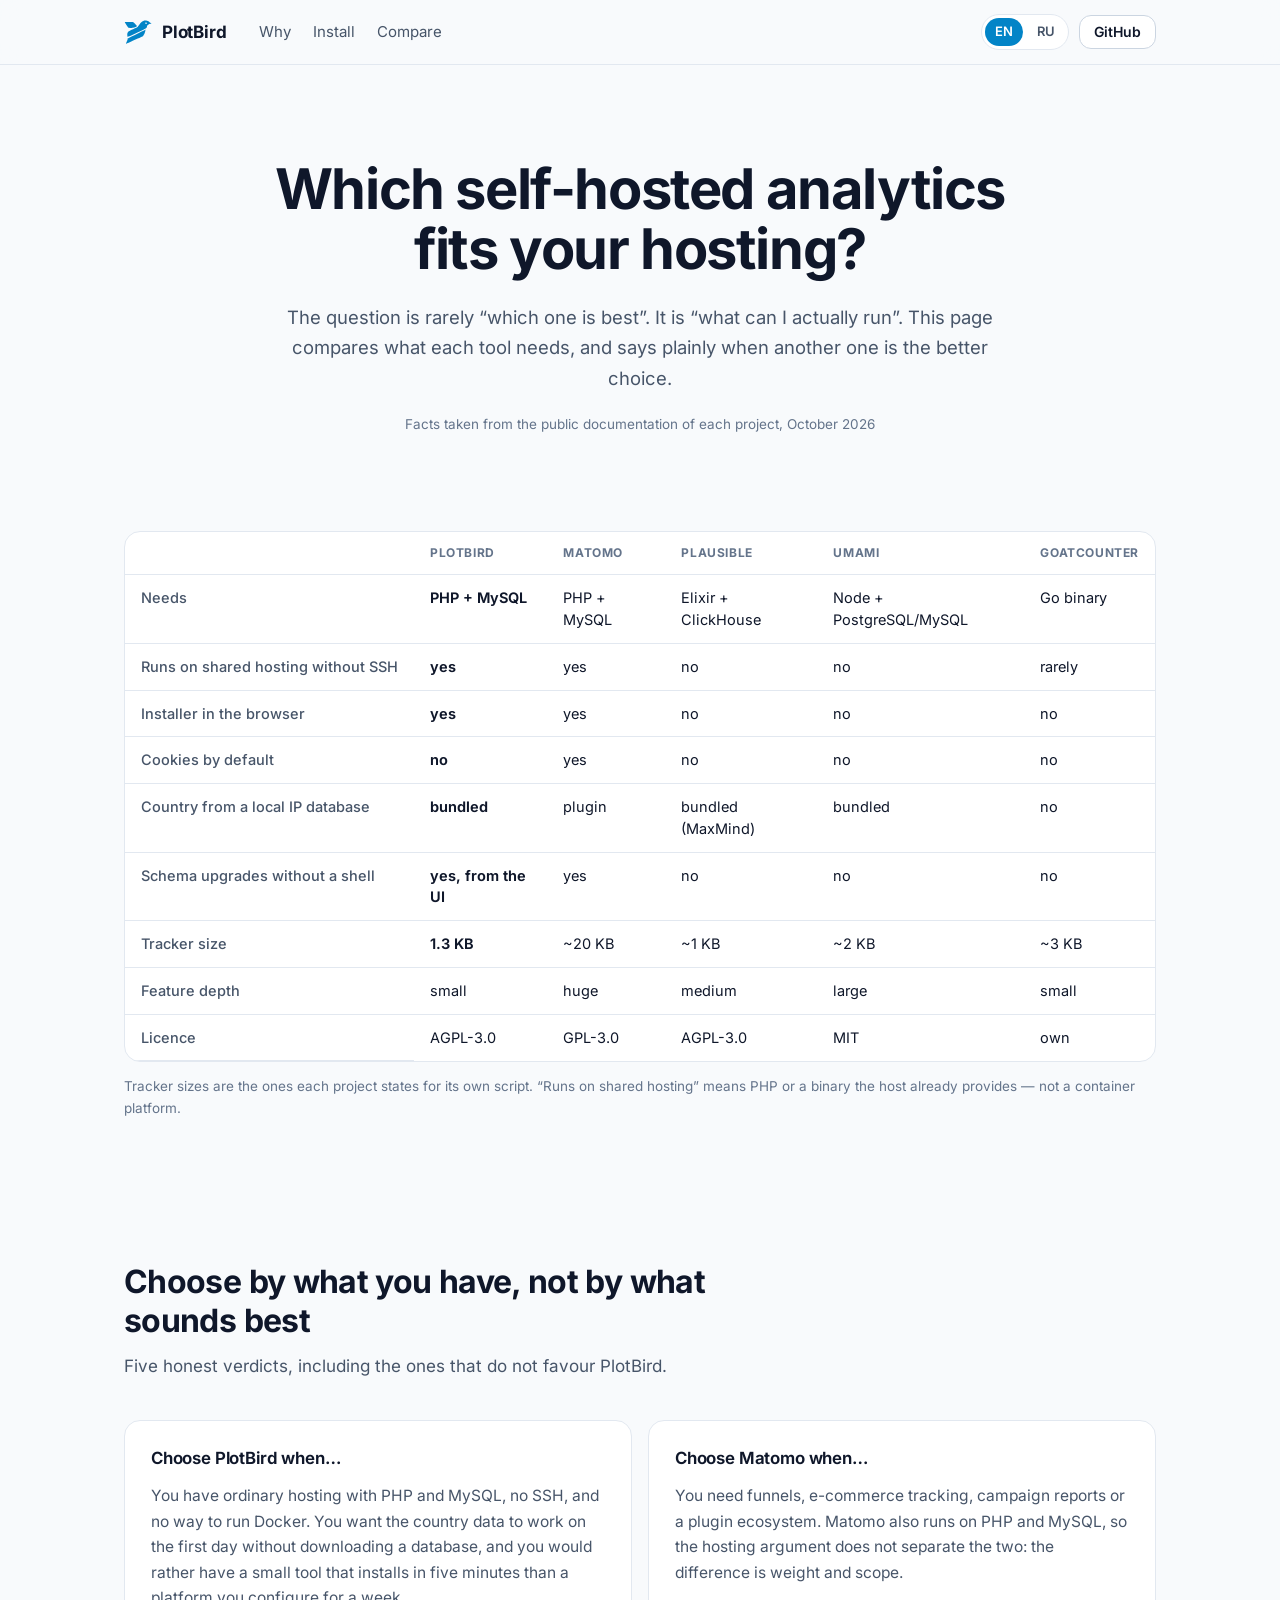
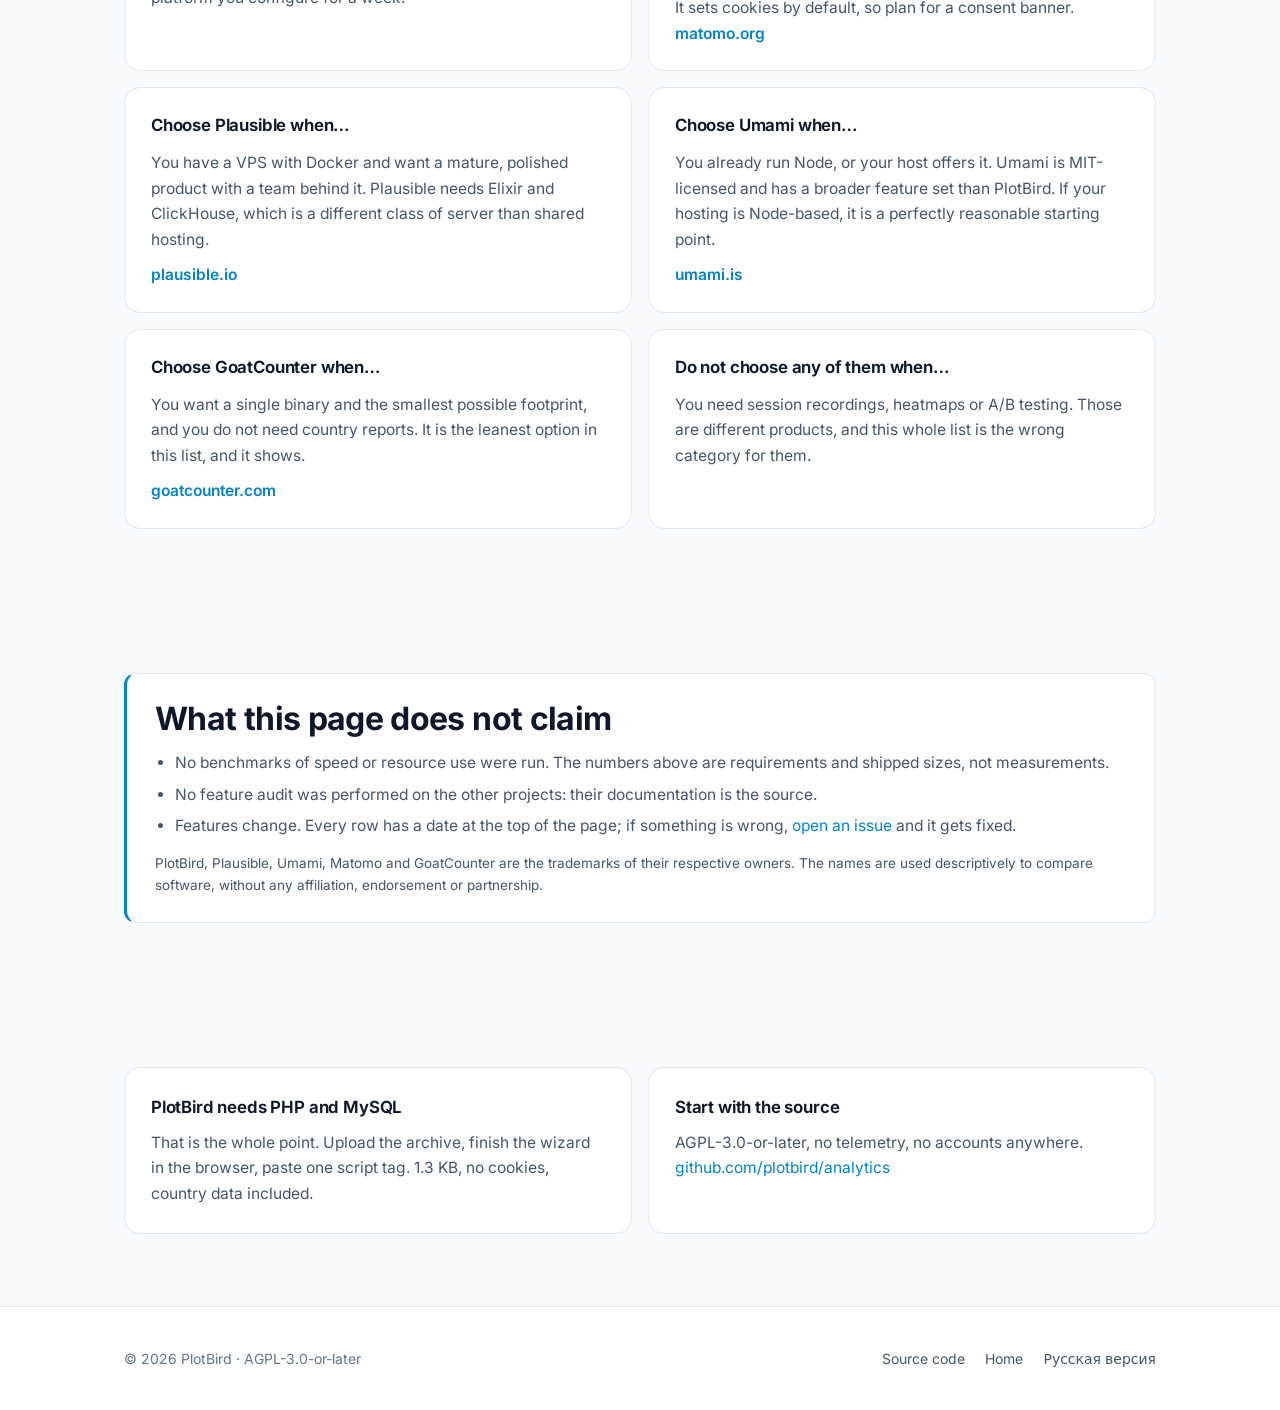
<file: vs/index.html>
<!doctype html>
<html lang="en">
<head>
<meta charset="utf-8">
<meta name="viewport" content="width=device-width, initial-scale=1">
<title>PlotBird vs Plausible, Umami and Matomo: which self-hosted analytics fits your hosting</title>
<meta name="description" content="A factual comparison of self-hosted analytics by what each one needs to run: PlotBird, Matomo, Plausible, Umami and GoatCounter. Including when another tool is the better choice.">
<link rel="canonical" href="https://plotbird.github.io/vs/">
<link rel="alternate" hreflang="en" href="https://plotbird.github.io/vs/">
<link rel="alternate" hreflang="ru" href="https://plotbird.github.io/ru/vs/">
<link rel="alternate" hreflang="x-default" href="https://plotbird.github.io/vs/">
<link rel="icon" type="image/svg+xml" href="../assets/logo.svg">
<link rel="stylesheet" href="../assets/style.css">
<meta name="theme-color" content="#f8fafc" media="(prefers-color-scheme: light)">
<meta name="theme-color" content="#080c14" media="(prefers-color-scheme: dark)">
<meta property="og:type" content="article">
<meta property="og:title" content="Which self-hosted analytics fits your hosting?">
<meta property="og:description" content="PlotBird, Matomo, Plausible, Umami and GoatCounter compared by what each one needs to run.">
<meta property="og:url" content="https://plotbird.github.io/vs/">
<meta property="og:image" content="https://plotbird.github.io/assets/og.png">
<meta property="og:site_name" content="PlotBird Analytics">
<meta property="og:image:alt" content="PlotBird, Matomo, Plausible, Umami and GoatCounter compared">
<meta name="twitter:card" content="summary_large_image">
<meta name="twitter:title" content="PlotBird vs Plausible, Umami and Matomo: which self-hosted analytics fits your hosting">
<meta name="twitter:description" content="A factual comparison of self-hosted analytics by what each one needs to run: PlotBird, Matomo, Plausible, Umami and GoatCounter. Including when another tool is the better choice.">
<meta name="twitter:image" content="https://plotbird.github.io/assets/og.png">
<meta property="og:locale" content="en_US">
<meta property="og:locale:alternate" content="ru_RU">
<script type="application/ld+json">
{
    "@context": "https://schema.org",
    "@type": "WebPage",
    "name": "Which self-hosted analytics fits your hosting?",
    "description": "PlotBird, Matomo, Plausible, Umami and GoatCounter compared by what each one needs to run.",
    "url": "https://plotbird.github.io/vs/",
    "inLanguage": "en",
    "dateModified": "2026-10-19",
    "isPartOf": {
        "@type": "WebSite",
        "name": "PlotBird",
        "url": "https://plotbird.github.io/"
    },
    "about": [
        {
            "@type": "SoftwareApplication",
            "name": "PlotBird Analytics"
        },
        {
            "@type": "SoftwareApplication",
            "name": "Matomo"
        },
        {
            "@type": "SoftwareApplication",
            "name": "Plausible Analytics"
        },
        {
            "@type": "SoftwareApplication",
            "name": "Umami"
        },
        {
            "@type": "SoftwareApplication",
            "name": "GoatCounter"
        }
    ],
    "license": "https://www.gnu.org/licenses/agpl-3.0.html"
}
</script>
<script type="application/ld+json">
{
    "@context": "https://schema.org",
    "@type": "BreadcrumbList",
    "itemListElement": [
        {"@type": "ListItem", "position": 1, "name": "Home", "item": "https://plotbird.github.io/"},
        {"@type": "ListItem", "position": 2, "name": "Comparison", "item": "https://plotbird.github.io/vs/"}
    ]
}
</script>
</head>
<body>

<header class="nav">
    <div class="wrap nav-inner">
        <a class="brand" href="../index.html">
            <img src="../assets/logo.svg" alt="" width="28" height="28">
            PlotBird
        </a>
        <nav class="nav-links">
            <a href="../index.html#why">Why</a>
            <a href="../index.html#install">Install</a>
            <a href="index.html">Compare</a>
        </nav>
        <div class="nav-right">
            <div class="lang">
                <span>EN</span>
                <a href="../ru/vs/index.html" hreflang="ru">RU</a>
            </div>
            <a class="btn btn-ghost btn-nav" href="https://github.com/plotbird/analytics">GitHub</a>
        </div>
    </div>
</header>

<main>

<div class="wrap hero">
    <h1>Which self-hosted analytics fits your hosting?</h1>
    <p class="lead">
        The question is rarely “which one is best”. It is “what can I actually run”. This page
        compares what each tool needs, and says plainly when another one is the better choice.
    </p>
    <p class="hero-note">Facts taken from the public documentation of each project, October 2026</p>
</div>

<section>
    <div class="wrap">
        <div class="table-wrap">
            <table>
                <thead>
                    <tr>
                        <th scope="col">&nbsp;</th>
                        <th scope="col">PlotBird</th>
                        <th scope="col">Matomo</th>
                        <th scope="col">Plausible</th>
                        <th scope="col">Umami</th>
                        <th scope="col">GoatCounter</th>
                    </tr>
                </thead>
                <tbody>
                    <tr>
                        <th scope="row">Needs</th>
                        <td><strong>PHP + MySQL</strong></td>
                        <td>PHP + MySQL</td>
                        <td>Elixir + ClickHouse</td>
                        <td>Node + PostgreSQL/MySQL</td>
                        <td>Go binary</td>
                    </tr>
                    <tr>
                        <th scope="row">Runs on shared hosting without SSH</th>
                        <td><strong>yes</strong></td>
                        <td>yes</td>
                        <td>no</td>
                        <td>no</td>
                        <td>rarely</td>
                    </tr>
                    <tr>
                        <th scope="row">Installer in the browser</th>
                        <td><strong>yes</strong></td>
                        <td>yes</td>
                        <td>no</td>
                        <td>no</td>
                        <td>no</td>
                    </tr>
                    <tr>
                        <th scope="row">Cookies by default</th>
                        <td><strong>no</strong></td>
                        <td>yes</td>
                        <td>no</td>
                        <td>no</td>
                        <td>no</td>
                    </tr>
                    <tr>
                        <th scope="row">Country from a local IP database</th>
                        <td><strong>bundled</strong></td>
                        <td>plugin</td>
                        <td>bundled (MaxMind)</td>
                        <td>bundled</td>
                        <td>no</td>
                    </tr>
                    <tr>
                        <th scope="row">Schema upgrades without a shell</th>
                        <td><strong>yes, from the UI</strong></td>
                        <td>yes</td>
                        <td>no</td>
                        <td>no</td>
                        <td>no</td>
                    </tr>
                    <tr>
                        <th scope="row">Tracker size</th>
                        <td><strong>1.3 KB</strong></td>
                        <td>~20 KB</td>
                        <td>~1 KB</td>
                        <td>~2 KB</td>
                        <td>~3 KB</td>
                    </tr>
                    <tr>
                        <th scope="row">Feature depth</th>
                        <td>small</td>
                        <td>huge</td>
                        <td>medium</td>
                        <td>large</td>
                        <td>small</td>
                    </tr>
                    <tr>
                        <th scope="row">Licence</th>
                        <td>AGPL-3.0</td>
                        <td>GPL-3.0</td>
                        <td>AGPL-3.0</td>
                        <td>MIT</td>
                        <td>own</td>
                    </tr>
                </tbody>
            </table>
        </div>
        <p class="note" style="margin-top:14px">
            Tracker sizes are the ones each project states for its own script. “Runs on shared
            hosting” means PHP or a binary the host already provides — not a container platform.
        </p>
    </div>
</section>

<section>
    <div class="wrap">
        <div class="section-head">
            <h2>Choose by what you have, not by what sounds best</h2>
            <p>Five honest verdicts, including the ones that do not favour PlotBird.</p>
        </div>

        <div class="cards cards-2">
            <article class="verdict">
                <h3>Choose PlotBird when…</h3>
                <p>
                    You have ordinary hosting with PHP and MySQL, no SSH, and no way to run Docker.
                    You want the country data to work on the first day without downloading a
                    database, and you would rather have a small tool that installs in five minutes
                    than a platform you configure for a week.
                </p>
            </article>

            <article class="verdict">
                <h3>Choose Matomo when…</h3>
                <p>
                    You need funnels, e-commerce tracking, campaign reports or a plugin ecosystem.
                    Matomo also runs on PHP and MySQL, so the hosting argument does not separate
                    the two: the difference is weight and scope.
                </p>
                <p>
                    It sets cookies by default, so plan for a consent banner.
                    <a href="https://matomo.org/">matomo.org</a>
                </p>
            </article>

            <article class="verdict">
                <h3>Choose Plausible when…</h3>
                <p>
                    You have a VPS with Docker and want a mature, polished product with a team
                    behind it. Plausible needs Elixir and ClickHouse, which is a different class of
                    server than shared hosting.
                </p>
                <p><a href="https://plausible.io/">plausible.io</a></p>
            </article>

            <article class="verdict">
                <h3>Choose Umami when…</h3>
                <p>
                    You already run Node, or your host offers it. Umami is MIT-licensed and has a
                    broader feature set than PlotBird. If your hosting is Node-based, it is a
                    perfectly reasonable starting point.
                </p>
                <p><a href="https://umami.is/">umami.is</a></p>
            </article>

            <article class="verdict">
                <h3>Choose GoatCounter when…</h3>
                <p>
                    You want a single binary and the smallest possible footprint, and you do not
                    need country reports. It is the leanest option in this list, and it shows.
                </p>
                <p><a href="https://www.goatcounter.com/">goatcounter.com</a></p>
            </article>

            <article class="verdict">
                <h3>Do not choose any of them when…</h3>
                <p>
                    You need session recordings, heatmaps or A/B testing. Those are different
                    products, and this whole list is the wrong category for them.
                </p>
            </article>
        </div>
    </div>
</section>

<section>
    <div class="wrap">
        <div class="not">
            <h2>What this page does not claim</h2>
            <ul>
                <li>No benchmarks of speed or resource use were run. The numbers above are requirements and shipped sizes, not measurements.</li>
                <li>No feature audit was performed on the other projects: their documentation is the source.</li>
                <li>Features change. Every row has a date at the top of the page; if something is wrong, <a href="https://github.com/plotbird/analytics/issues">open an issue</a> and it gets fixed.</li>
            </ul>
            <p class="note" style="margin-top:14px">
                PlotBird, Plausible, Umami, Matomo and GoatCounter are the trademarks of their
                respective owners. The names are used descriptively to compare software, without
                any affiliation, endorsement or partnership.
            </p>
        </div>
    </div>
</section>

<section>
    <div class="wrap">
        <div class="cards cards-2">
            <article class="card">
                <h3>PlotBird needs PHP and MySQL</h3>
                <p>
                    That is the whole point. Upload the archive, finish the wizard in the browser,
                    paste one script tag. 1.3 KB, no cookies, country data included.
                </p>
            </article>
            <article class="card">
                <h3>Start with the source</h3>
                <p>
                    AGPL-3.0-or-later, no telemetry, no accounts anywhere.
                    <a href="https://github.com/plotbird/analytics">github.com/plotbird/analytics</a>
                </p>
            </article>
        </div>
    </div>
</section>

</main>

<footer>
    <div class="wrap footer-inner">
        <span>© <span id="year">2026</span> PlotBird · AGPL-3.0-or-later</span>
        <div class="footer-links">
            <a href="https://github.com/plotbird/analytics">Source code</a>
            <a href="../index.html">Home</a>
            <a href="../ru/vs/index.html" hreflang="ru">Русская версия</a>
        </div>
    </div>
</footer>

<script>
    document.getElementById('year').textContent = new Date().getFullYear();
</script>

</body>
</html>
</file>
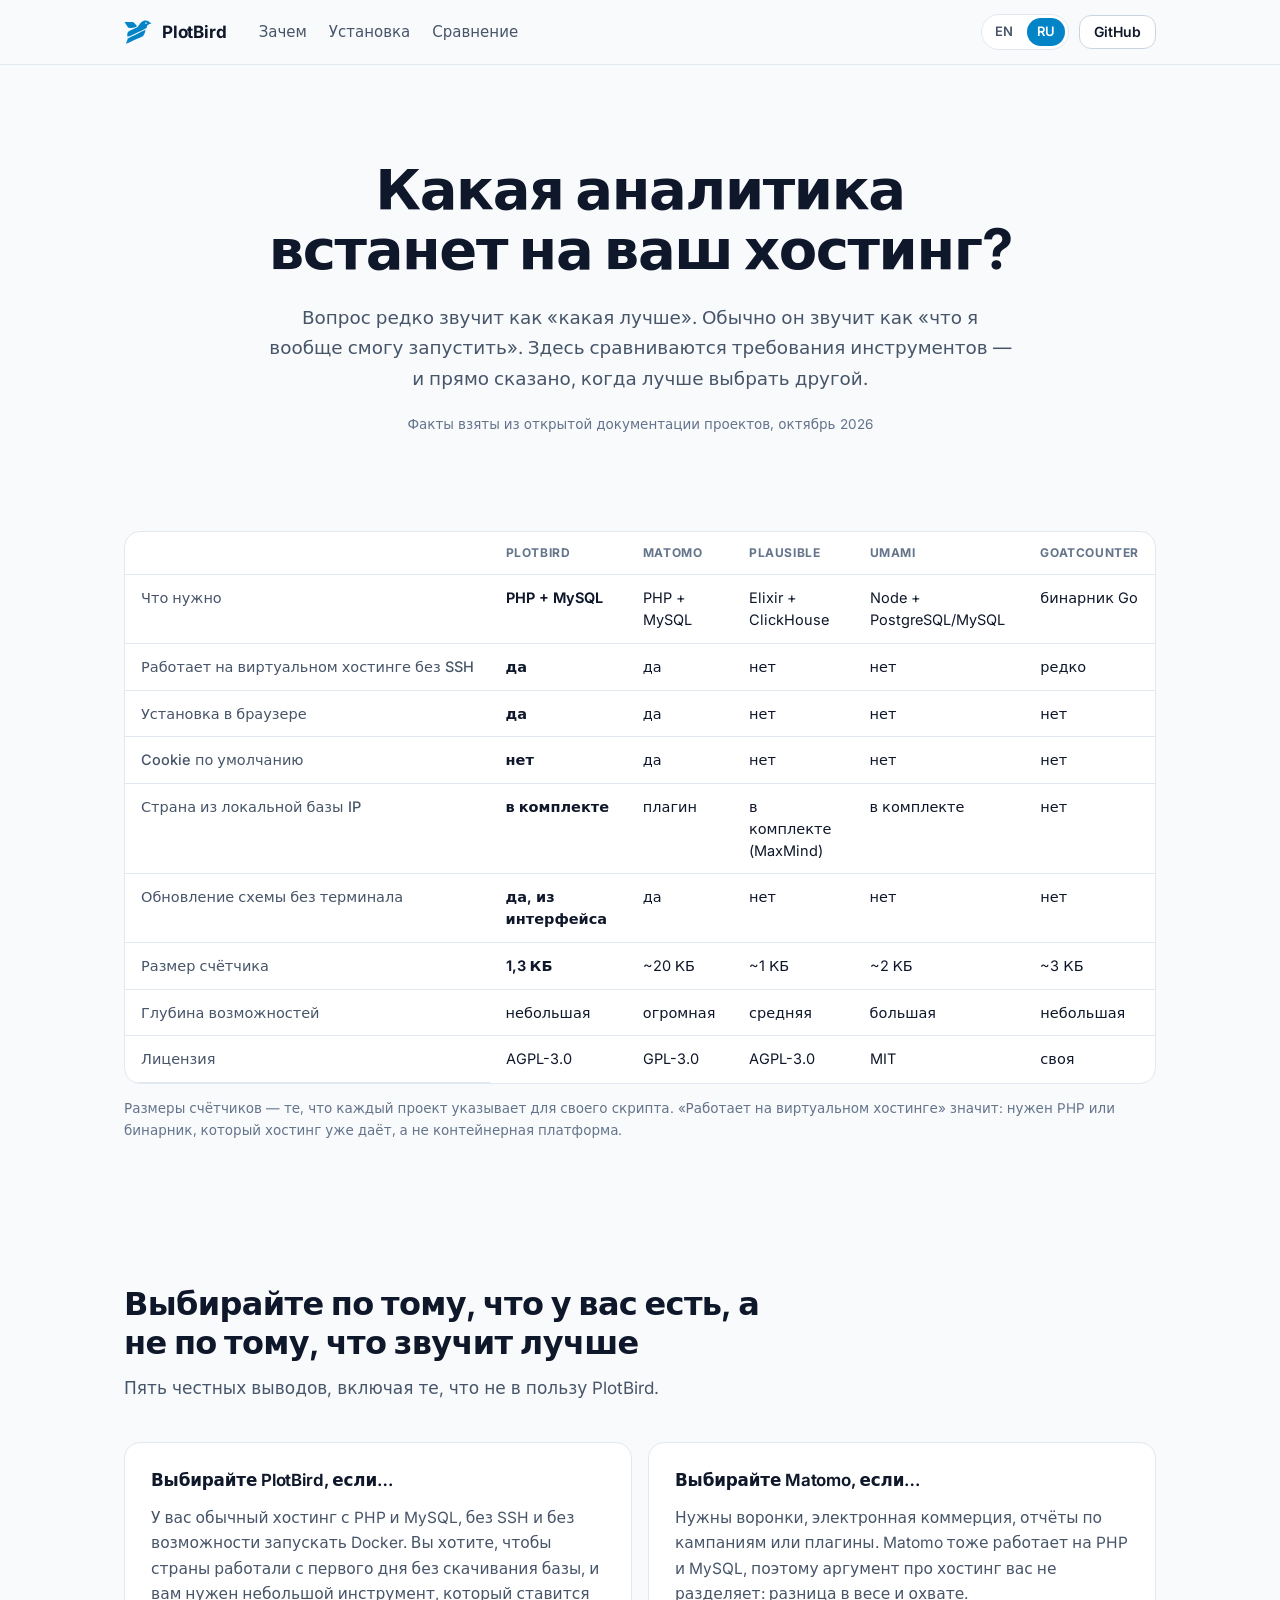
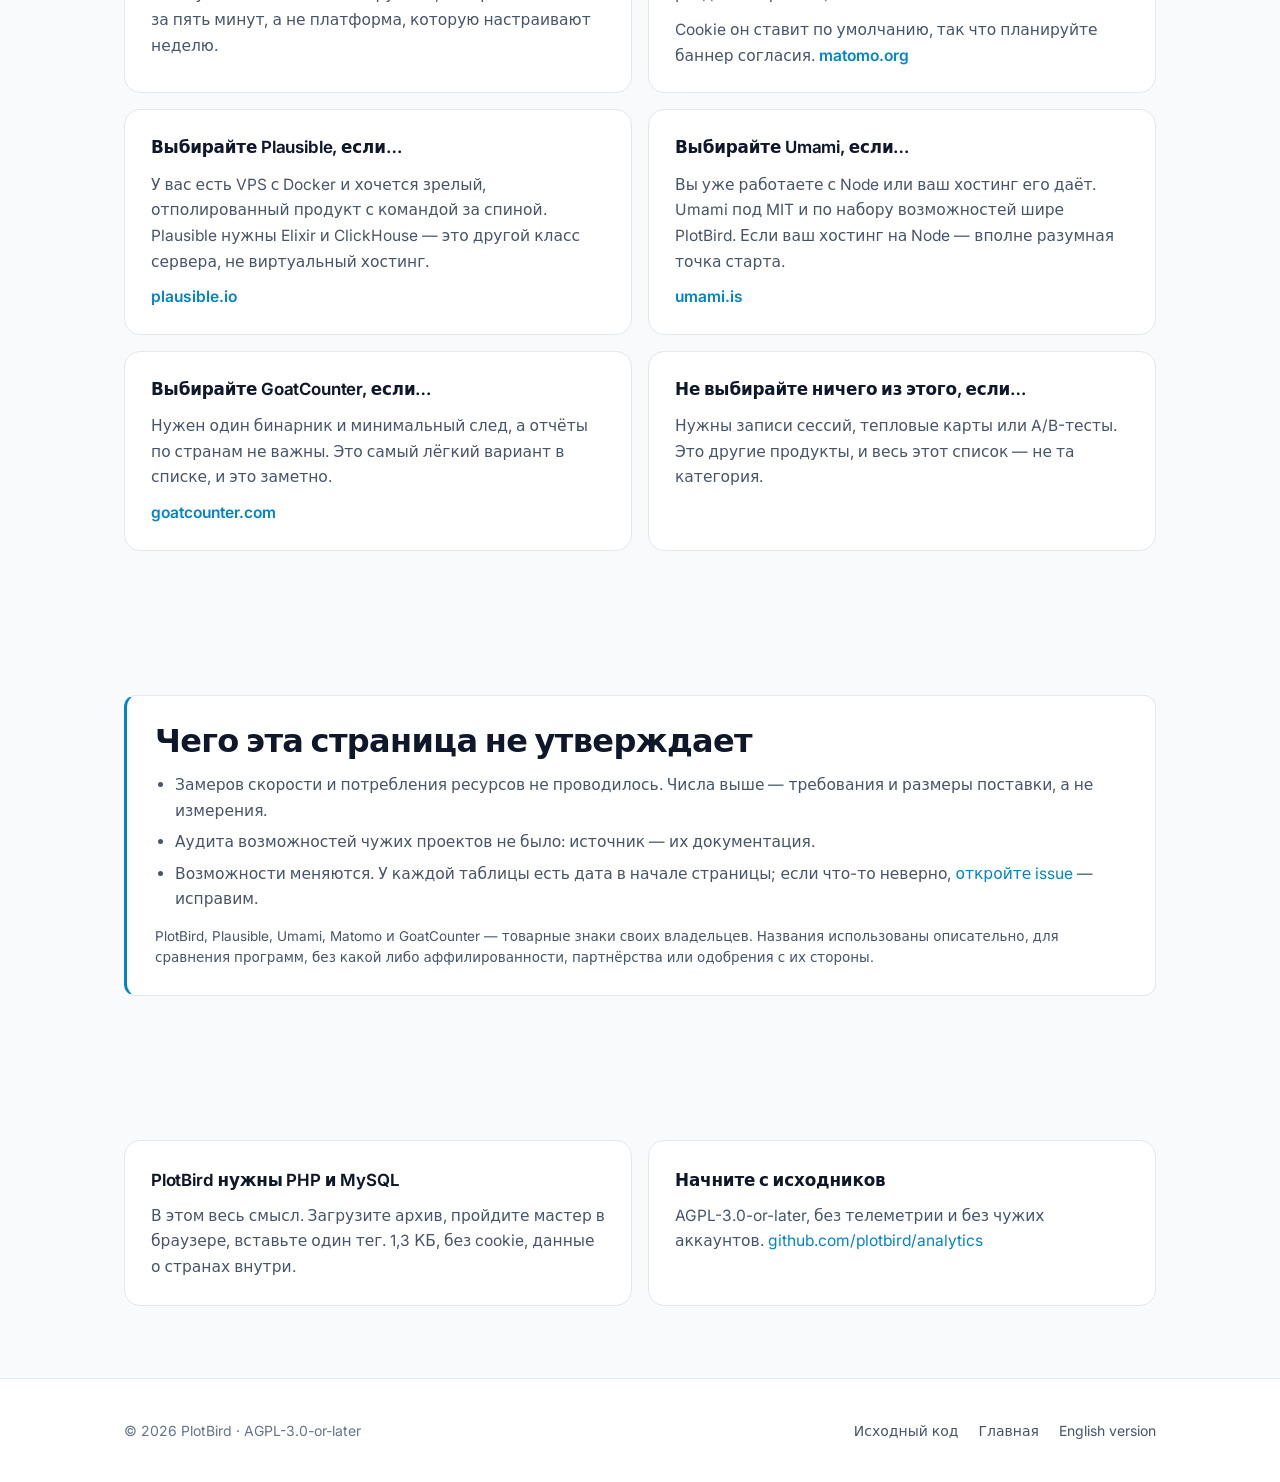
<file: ru/vs/index.html>
<!doctype html>
<html lang="ru">
<head>
<meta charset="utf-8">
<meta name="viewport" content="width=device-width, initial-scale=1">
<title>PlotBird, Matomo, Plausible, Umami и GoatCounter: какая аналитика встанет на ваш хостинг</title>
<meta name="description" content="Фактическое сравнение аналитики для своего сервера по тому, что каждому инструменту нужно для работы: PlotBird, Matomo, Plausible, Umami и GoatCounter. Включая случаи, когда лучше выбрать другой.">
<link rel="canonical" href="https://plotbird.github.io/ru/vs/">
<link rel="alternate" hreflang="en" href="https://plotbird.github.io/vs/">
<link rel="alternate" hreflang="ru" href="https://plotbird.github.io/ru/vs/">
<link rel="alternate" hreflang="x-default" href="https://plotbird.github.io/vs/">
<link rel="icon" type="image/svg+xml" href="../../assets/logo.svg">
<link rel="stylesheet" href="../../assets/style.css">
<meta name="theme-color" content="#f8fafc" media="(prefers-color-scheme: light)">
<meta name="theme-color" content="#080c14" media="(prefers-color-scheme: dark)">
<meta property="og:type" content="article">
<meta property="og:title" content="Какая аналитика встанет на ваш хостинг?">
<meta property="og:description" content="PlotBird, Matomo, Plausible, Umami и GoatCounter — сравнение по требованиям к хостингу.">
<meta property="og:url" content="https://plotbird.github.io/ru/vs/">
<meta property="og:image" content="https://plotbird.github.io/assets/og-ru.png">
<meta property="og:site_name" content="PlotBird Analytics">
<meta property="og:image:alt" content="PlotBird, Matomo, Plausible, Umami и GoatCounter: сравнение">
<meta name="twitter:card" content="summary_large_image">
<meta name="twitter:title" content="PlotBird, Matomo, Plausible, Umami и GoatCounter: какая аналитика встанет на ваш хостинг">
<meta name="twitter:description" content="Фактическое сравнение аналитики для своего сервера по тому, что каждому инструменту нужно для работы: PlotBird, Matomo, Plausible, Umami и GoatCounter. Включая случаи, когда лучше выбрать другой.">
<meta name="twitter:image" content="https://plotbird.github.io/assets/og-ru.png">
<meta property="og:locale" content="ru_RU">
<meta property="og:locale:alternate" content="en_US">
<script type="application/ld+json">
{
    "@context": "https://schema.org",
    "@type": "WebPage",
    "name": "Какая аналитика встанет на ваш хостинг?",
    "description": "PlotBird, Matomo, Plausible, Umami и GoatCounter — сравнение по требованиям к хостингу.",
    "url": "https://plotbird.github.io/ru/vs/",
    "inLanguage": "ru",
    "dateModified": "2026-10-19",
    "isPartOf": {
        "@type": "WebSite",
        "name": "PlotBird",
        "url": "https://plotbird.github.io/"
    },
    "about": [
        {
            "@type": "SoftwareApplication",
            "name": "PlotBird Analytics"
        },
        {
            "@type": "SoftwareApplication",
            "name": "Matomo"
        },
        {
            "@type": "SoftwareApplication",
            "name": "Plausible Analytics"
        },
        {
            "@type": "SoftwareApplication",
            "name": "Umami"
        },
        {
            "@type": "SoftwareApplication",
            "name": "GoatCounter"
        }
    ],
    "license": "https://www.gnu.org/licenses/agpl-3.0.html"
}
</script>
<script type="application/ld+json">
{
    "@context": "https://schema.org",
    "@type": "BreadcrumbList",
    "itemListElement": [
        {"@type": "ListItem", "position": 1, "name": "Главная", "item": "https://plotbird.github.io/ru/"},
        {"@type": "ListItem", "position": 2, "name": "Сравнение", "item": "https://plotbird.github.io/ru/vs/"}
    ]
}
</script>
</head>
<body>

<header class="nav">
    <div class="wrap nav-inner">
        <a class="brand" href="../../index.html">
            <img src="../../assets/logo.svg" alt="" width="28" height="28">
            PlotBird
        </a>
        <nav class="nav-links">
            <a href="../../index.html#why">Зачем</a>
            <a href="../../index.html#install">Установка</a>
            <a href="index.html">Сравнение</a>
        </nav>
        <div class="nav-right">
            <div class="lang">
                <a href="../../vs/index.html" hreflang="en">EN</a>
                <span>RU</span>
            </div>
            <a class="btn btn-ghost btn-nav" href="https://github.com/plotbird/analytics">GitHub</a>
        </div>
    </div>
</header>

<main>

<div class="wrap hero">
    <h1>Какая аналитика встанет на ваш хостинг?</h1>
    <p class="lead">
        Вопрос редко звучит как «какая лучше». Обычно он звучит как «что я вообще смогу
        запустить». Здесь сравниваются требования инструментов — и прямо сказано, когда
        лучше выбрать другой.
    </p>
    <p class="hero-note">Факты взяты из открытой документации проектов, октябрь 2026</p>
</div>

<section>
    <div class="wrap">
        <div class="table-wrap">
            <table>
                <thead>
                    <tr>
                        <th scope="col">&nbsp;</th>
                        <th scope="col">PlotBird</th>
                        <th scope="col">Matomo</th>
                        <th scope="col">Plausible</th>
                        <th scope="col">Umami</th>
                        <th scope="col">GoatCounter</th>
                    </tr>
                </thead>
                <tbody>
                    <tr>
                        <th scope="row">Что нужно</th>
                        <td><strong>PHP + MySQL</strong></td>
                        <td>PHP + MySQL</td>
                        <td>Elixir + ClickHouse</td>
                        <td>Node + PostgreSQL/MySQL</td>
                        <td>бинарник Go</td>
                    </tr>
                    <tr>
                        <th scope="row">Работает на виртуальном хостинге без SSH</th>
                        <td><strong>да</strong></td>
                        <td>да</td>
                        <td>нет</td>
                        <td>нет</td>
                        <td>редко</td>
                    </tr>
                    <tr>
                        <th scope="row">Установка в браузере</th>
                        <td><strong>да</strong></td>
                        <td>да</td>
                        <td>нет</td>
                        <td>нет</td>
                        <td>нет</td>
                    </tr>
                    <tr>
                        <th scope="row">Cookie по умолчанию</th>
                        <td><strong>нет</strong></td>
                        <td>да</td>
                        <td>нет</td>
                        <td>нет</td>
                        <td>нет</td>
                    </tr>
                    <tr>
                        <th scope="row">Страна из локальной базы IP</th>
                        <td><strong>в комплекте</strong></td>
                        <td>плагин</td>
                        <td>в комплекте (MaxMind)</td>
                        <td>в комплекте</td>
                        <td>нет</td>
                    </tr>
                    <tr>
                        <th scope="row">Обновление схемы без терминала</th>
                        <td><strong>да, из интерфейса</strong></td>
                        <td>да</td>
                        <td>нет</td>
                        <td>нет</td>
                        <td>нет</td>
                    </tr>
                    <tr>
                        <th scope="row">Размер счётчика</th>
                        <td><strong>1,3 КБ</strong></td>
                        <td>~20 КБ</td>
                        <td>~1 КБ</td>
                        <td>~2 КБ</td>
                        <td>~3 КБ</td>
                    </tr>
                    <tr>
                        <th scope="row">Глубина возможностей</th>
                        <td>небольшая</td>
                        <td>огромная</td>
                        <td>средняя</td>
                        <td>большая</td>
                        <td>небольшая</td>
                    </tr>
                    <tr>
                        <th scope="row">Лицензия</th>
                        <td>AGPL-3.0</td>
                        <td>GPL-3.0</td>
                        <td>AGPL-3.0</td>
                        <td>MIT</td>
                        <td>своя</td>
                    </tr>
                </tbody>
            </table>
        </div>
        <p class="note" style="margin-top:14px">
            Размеры счётчиков — те, что каждый проект указывает для своего скрипта. «Работает на
            виртуальном хостинге» значит: нужен PHP или бинарник, который хостинг уже даёт, а не
            контейнерная платформа.
        </p>
    </div>
</section>

<section>
    <div class="wrap">
        <div class="section-head">
            <h2>Выбирайте по тому, что у вас есть, а не по тому, что звучит лучше</h2>
            <p>Пять честных выводов, включая те, что не в пользу PlotBird.</p>
        </div>

        <div class="cards cards-2">
            <article class="verdict">
                <h3>Выбирайте PlotBird, если…</h3>
                <p>
                    У вас обычный хостинг с PHP и MySQL, без SSH и без возможности запускать Docker.
                    Вы хотите, чтобы страны работали с первого дня без скачивания базы, и вам
                    нужен небольшой инструмент, который ставится за пять минут, а не платформа,
                    которую настраивают неделю.
                </p>
            </article>

            <article class="verdict">
                <h3>Выбирайте Matomo, если…</h3>
                <p>
                    Нужны воронки, электронная коммерция, отчёты по кампаниям или плагины. Matomo
                    тоже работает на PHP и MySQL, поэтому аргумент про хостинг вас не разделяет:
                    разница в весе и охвате.
                </p>
                <p>
                    Cookie он ставит по умолчанию, так что планируйте баннер согласия.
                    <a href="https://matomo.org/">matomo.org</a>
                </p>
            </article>

            <article class="verdict">
                <h3>Выбирайте Plausible, если…</h3>
                <p>
                    У вас есть VPS с Docker и хочется зрелый, отполированный продукт с командой за
                    спиной. Plausible нужны Elixir и ClickHouse — это другой класс сервера, не
                    виртуальный хостинг.
                </p>
                <p><a href="https://plausible.io/">plausible.io</a></p>
            </article>

            <article class="verdict">
                <h3>Выбирайте Umami, если…</h3>
                <p>
                    Вы уже работаете с Node или ваш хостинг его даёт. Umami под MIT и по набору
                    возможностей шире PlotBird. Если ваш хостинг на Node — вполне разумная точка
                    старта.
                </p>
                <p><a href="https://umami.is/">umami.is</a></p>
            </article>

            <article class="verdict">
                <h3>Выбирайте GoatCounter, если…</h3>
                <p>
                    Нужен один бинарник и минимальный след, а отчёты по странам не важны. Это самый
                    лёгкий вариант в списке, и это заметно.
                </p>
                <p><a href="https://www.goatcounter.com/">goatcounter.com</a></p>
            </article>

            <article class="verdict">
                <h3>Не выбирайте ничего из этого, если…</h3>
                <p>
                    Нужны записи сессий, тепловые карты или A/B-тесты. Это другие продукты, и весь
                    этот список — не та категория.
                </p>
            </article>
        </div>
    </div>
</section>

<section>
    <div class="wrap">
        <div class="not">
            <h2>Чего эта страница не утверждает</h2>
            <ul>
                <li>Замеров скорости и потребления ресурсов не проводилось. Числа выше — требования и размеры поставки, а не измерения.</li>
                <li>Аудита возможностей чужих проектов не было: источник — их документация.</li>
                <li>Возможности меняются. У каждой таблицы есть дата в начале страницы; если что-то неверно, <a href="https://github.com/plotbird/analytics/issues">откройте issue</a> — исправим.</li>
            </ul>
            <p class="note" style="margin-top:14px">
                PlotBird, Plausible, Umami, Matomo и GoatCounter — товарные знаки своих
                владельцев. Названия использованы описательно, для сравнения программ, без какой
                либо аффилированности, партнёрства или одобрения с их стороны.
            </p>
        </div>
    </div>
</section>

<section>
    <div class="wrap">
        <div class="cards cards-2">
            <article class="card">
                <h3>PlotBird нужны PHP и MySQL</h3>
                <p>
                    В этом весь смысл. Загрузите архив, пройдите мастер в браузере, вставьте один
                    тег. 1,3 КБ, без cookie, данные о странах внутри.
                </p>
            </article>
            <article class="card">
                <h3>Начните с исходников</h3>
                <p>
                    AGPL-3.0-or-later, без телеметрии и без чужих аккаунтов.
                    <a href="https://github.com/plotbird/analytics">github.com/plotbird/analytics</a>
                </p>
            </article>
        </div>
    </div>
</section>

</main>

<footer>
    <div class="wrap footer-inner">
        <span>© <span id="year">2026</span> PlotBird · AGPL-3.0-or-later</span>
        <div class="footer-links">
            <a href="https://github.com/plotbird/analytics">Исходный код</a>
            <a href="../../index.html">Главная</a>
            <a href="../../vs/index.html" hreflang="en">English version</a>
        </div>
    </div>
</footer>

<script>
    document.getElementById('year').textContent = new Date().getFullYear();
</script>

</body>
</html>
</file>
<file: assets/style.css>
/* ---------------------------------------------------------------------------
   PlotBird landing page.

   One stylesheet, no build step, no framework: the product itself ships
   pre-compiled CSS, so its website should not need a toolchain either. The
   palette is the one used in the dashboard - Inter, slate, one sky accent - so
   the site and the application look like the same project.
   --------------------------------------------------------------------------- */

@font-face {
    font-family: 'Inter';
    font-style: normal;
    font-weight: 100 900;
    font-display: swap;
    src: url('fonts/inter-latin-wght-normal.woff2') format('woff2');
    unicode-range: U+0000-00FF, U+0131, U+0152-0153, U+02BB-02BC, U+02C6, U+02DA,
        U+02DC, U+0304, U+0308, U+0329, U+2000-206F, U+2074, U+20AC, U+2122,
        U+2191, U+2193, U+2212, U+2215, U+FEFF, U+FFFD;
}

@font-face {
    font-family: 'Inter';
    font-style: normal;
    font-weight: 100 900;
    font-display: swap;
    src: url('fonts/inter-latin-ext-wght-normal.woff2') format('woff2');
    unicode-range: U+0100-02BA, U+02BD-02C5, U+02C7-02CC, U+02CE-02D7, U+02DD-02FF,
        U+0304, U+0308, U+0329, U+1D00-1DBF, U+1E00-1E9F, U+1EF2-1EFF, U+2020,
        U+20A0-20AB, U+20AD-20C0, U+2113, U+2C60-2C7F, U+A720-A7FF;
}

:root {
    --bg: #f8fafc;
    --surface: #ffffff;
    --border: #e2e8f0;
    --border-strong: #cbd5e1;
    --text: #0f172a;
    --muted: #475569;
    --faint: #64748b;
    --accent: #0284c7;
    --accent-hover: #0369a1;
    --accent-soft: #e0f2fe;
    --code-bg: #0f172a;
    --code-text: #e2e8f0;
    --shadow: 0 1px 2px rgb(15 23 42 / 0.04), 0 8px 24px -12px rgb(15 23 42 / 0.12);
    --radius: 16px;
    --max: 1080px;
}

@media (prefers-color-scheme: dark) {
    :root {
        --bg: #080c14;
        --surface: #0f1626;
        --border: #1e293b;
        --border-strong: #334155;
        --text: #e8eef7;
        --muted: #a3b1c6;
        --faint: #8595ab;
        --accent: #38bdf8;
        --accent-hover: #7dd3fc;
        --accent-soft: #0c2839;
        --code-bg: #060a12;
        --code-text: #dbe6f5;
        --shadow: 0 1px 2px rgb(0 0 0 / 0.3), 0 12px 32px -16px rgb(0 0 0 / 0.6);
    }
}

*,
*::before,
*::after {
    box-sizing: border-box;
}

html {
    -webkit-text-size-adjust: 100%;
    scroll-behavior: smooth;
}

body {
    margin: 0;
    background: var(--bg);
    color: var(--text);
    font-family: 'Inter', ui-sans-serif, system-ui, -apple-system, 'Segoe UI', Roboto, sans-serif;
    font-size: 17px;
    line-height: 1.65;
    -webkit-font-smoothing: antialiased;
    text-rendering: optimizeLegibility;
}

img {
    max-width: 100%;
    height: auto;
    display: block;
}

a {
    color: var(--accent);
    text-decoration: none;
}

a:hover {
    color: var(--accent-hover);
    text-decoration: underline;
    text-underline-offset: 3px;
}

:focus-visible {
    outline: 2px solid var(--accent);
    outline-offset: 3px;
    border-radius: 6px;
}

.wrap {
    width: 100%;
    max-width: var(--max);
    margin: 0 auto;
    padding: 0 24px;
}

/* Navigation -------------------------------------------------------------- */

.nav {
    position: sticky;
    top: 0;
    z-index: 20;
    background: color-mix(in srgb, var(--bg) 88%, transparent);
    backdrop-filter: blur(12px);
    border-bottom: 1px solid var(--border);
}

.nav-inner {
    display: flex;
    align-items: center;
    gap: 20px;
    height: 64px;
}

.brand {
    display: flex;
    align-items: center;
    gap: 10px;
    color: var(--text);
    font-weight: 700;
    letter-spacing: -0.01em;
    text-decoration: none;
}

.brand:hover {
    color: var(--text);
    text-decoration: none;
}

.brand img {
    width: 28px;
    height: 28px;
}

.nav-links {
    display: none;
    gap: 22px;
    margin-left: 12px;
    font-size: 15px;
}

.nav-links a {
    color: var(--muted);
}

.nav-links a:hover {
    color: var(--text);
    text-decoration: none;
}

.nav-right {
    display: flex;
    align-items: center;
    gap: 10px;
    margin-left: auto;
}

.lang {
    display: flex;
    align-items: center;
    gap: 4px;
    padding: 3px;
    border: 1px solid var(--border);
    border-radius: 999px;
    background: var(--surface);
    font-size: 13px;
    font-weight: 600;
}

.lang a,
.lang span {
    padding: 3px 10px;
    border-radius: 999px;
    color: var(--muted);
}

.lang a:hover {
    color: var(--text);
    text-decoration: none;
    background: var(--accent-soft);
}

.lang span {
    background: var(--accent);
    color: #fff;
}

@media (min-width: 860px) {
    .nav-links {
        display: flex;
    }
}

/* Buttons ----------------------------------------------------------------- */

.btn {
    display: inline-flex;
    align-items: center;
    justify-content: center;
    gap: 8px;
    padding: 12px 20px;
    border-radius: 12px;
    border: 1px solid transparent;
    font-size: 15px;
    font-weight: 600;
    line-height: 1.2;
    text-decoration: none;
    transition: background-color 120ms ease, border-color 120ms ease, color 120ms ease;
}

.btn:hover {
    text-decoration: none;
}

.btn-primary {
    background: var(--accent);
    color: #fff;
}

.btn-primary:hover {
    background: var(--accent-hover);
    color: #fff;
}

.btn-ghost {
    background: var(--surface);
    border-color: var(--border-strong);
    color: var(--text);
}

.btn-ghost:hover {
    border-color: var(--accent);
    color: var(--text);
}

.btn small {
    font-weight: 500;
    opacity: 0.75;
}

.btn-nav {
    padding: 8px 14px;
    font-size: 14px;
}

/* Hero -------------------------------------------------------------------- */

.hero {
    padding: 72px 0 24px;
    text-align: center;
}

.eyebrow {
    display: inline-flex;
    align-items: center;
    gap: 8px;
    padding: 5px 12px;
    border: 1px solid var(--border);
    border-radius: 999px;
    background: var(--surface);
    color: var(--faint);
    font-size: 12.5px;
    font-weight: 600;
    letter-spacing: 0.02em;
}

.dot {
    width: 6px;
    height: 6px;
    border-radius: 50%;
    background: #22c55e;
}

h1 {
    margin: 22px auto 0;
    max-width: 20ch;
    font-size: clamp(2.1rem, 5.2vw, 3.5rem);
    font-weight: 700;
    line-height: 1.08;
    letter-spacing: -0.025em;
}

.lead {
    margin: 22px auto 0;
    max-width: 62ch;
    color: var(--muted);
    font-size: clamp(1rem, 1.6vw, 1.15rem);
}

.hero-actions {
    display: flex;
    flex-wrap: wrap;
    gap: 12px;
    justify-content: center;
    margin-top: 32px;
}

.hero-note {
    margin: 20px 0 0;
    color: var(--faint);
    font-size: 13.5px;
}

.hero-note code {
    font-size: 13px;
}

/* Screenshot frame -------------------------------------------------------- */

.shot {
    margin: 56px 0 0;
}

.frame {
    border: 1px solid var(--border);
    border-radius: 14px;
    background: var(--surface);
    box-shadow: var(--shadow);
    overflow: hidden;
}

.frame-bar {
    display: flex;
    align-items: center;
    gap: 7px;
    padding: 11px 14px;
    border-bottom: 1px solid var(--border);
    background: color-mix(in srgb, var(--bg) 60%, var(--surface));
}

.frame-bar i {
    width: 10px;
    height: 10px;
    border-radius: 50%;
    background: var(--border-strong);
}

.frame-bar span {
    margin-left: 8px;
    color: var(--faint);
    font-size: 12px;
    font-variant-numeric: tabular-nums;
}

/* Drop a screenshot in and delete this block ------------------------------ */

.shot-placeholder {
    display: grid;
    place-items: center;
    gap: 10px;
    aspect-ratio: 16 / 10;
    padding: 24px;
    background: repeating-linear-gradient(45deg, transparent, transparent 12px, color-mix(in srgb, var(--border) 45%, transparent) 12px, color-mix(in srgb, var(--border) 45%, transparent) 13px);
    color: var(--faint);
    text-align: center;
    font-size: 14px;
}

.shot-placeholder strong {
    display: block;
    color: var(--muted);
    font-size: 15px;
}

/* Sections ---------------------------------------------------------------- */

section {
    padding: 72px 0;
}

.section-head {
    max-width: 62ch;
    margin-bottom: 40px;
}

h2 {
    margin: 0;
    font-size: clamp(1.5rem, 2.8vw, 2rem);
    font-weight: 700;
    line-height: 1.2;
    letter-spacing: -0.02em;
}

.section-head p {
    margin: 12px 0 0;
    color: var(--muted);
}

/* Cards ------------------------------------------------------------------- */

.cards {
    display: grid;
    gap: 16px;
    grid-template-columns: 1fr;
}

@media (min-width: 720px) {
    .cards-3 {
        grid-template-columns: repeat(3, 1fr);
    }
}

.card {
    padding: 26px;
    border: 1px solid var(--border);
    border-radius: var(--radius);
    background: var(--surface);
}

.card h3 {
    margin: 0 0 8px;
    font-size: 1.05rem;
    font-weight: 650;
    letter-spacing: -0.01em;
}

.card p {
    margin: 0;
    color: var(--muted);
    font-size: 15.5px;
}

.card .icon {
    display: grid;
    place-items: center;
    width: 38px;
    height: 38px;
    margin-bottom: 16px;
    border-radius: 11px;
    background: var(--accent-soft);
    color: var(--accent);
}

.card .icon svg {
    width: 20px;
    height: 20px;
}

/* Numbers ----------------------------------------------------------------- */

.numbers {
    border-top: 1px solid var(--border);
    border-bottom: 1px solid var(--border);
    background: var(--surface);
}

.numbers-inner {
    display: grid;
    grid-template-columns: repeat(2, 1fr);
    gap: 28px 16px;
    padding: 40px 0;
}

@media (min-width: 780px) {
    .numbers-inner {
        grid-template-columns: repeat(5, 1fr);
    }
}

.stat b {
    display: block;
    font-size: clamp(1.5rem, 2.4vw, 1.9rem);
    font-weight: 700;
    letter-spacing: -0.02em;
    font-variant-numeric: tabular-nums;
}

.stat span {
    display: block;
    margin-top: 2px;
    color: var(--faint);
    font-size: 12.5px;
    font-weight: 600;
    letter-spacing: 0.04em;
    text-transform: uppercase;
}

/* Steps ------------------------------------------------------------------- */

.steps {
    display: grid;
    gap: 28px;
    grid-template-columns: 1fr;
    align-items: start;
}

@media (min-width: 860px) {
    .steps {
        grid-template-columns: 1fr 1fr;
        gap: 40px;
    }
}

ol.step-list {
    margin: 0;
    padding: 0;
    list-style: none;
    counter-reset: step;
}

ol.step-list li {
    position: relative;
    padding: 0 0 22px 44px;
    counter-increment: step;
}

ol.step-list li::before {
    content: counter(step);
    position: absolute;
    left: 0;
    top: 0;
    display: grid;
    place-items: center;
    width: 28px;
    height: 28px;
    border-radius: 50%;
    background: var(--accent-soft);
    color: var(--accent);
    font-size: 13px;
    font-weight: 700;
}

ol.step-list li strong {
    display: block;
    font-weight: 650;
}

ol.step-list li span {
    color: var(--muted);
    font-size: 15.5px;
}

pre {
    margin: 0;
    padding: 18px 20px;
    border-radius: 12px;
    background: var(--code-bg);
    color: var(--code-text);
    overflow-x: auto;
    font-size: 13.5px;
    line-height: 1.7;
    tab-size: 4;
}

pre code {
    font-family: ui-monospace, SFMono-Regular, 'SF Mono', Menlo, Consolas, monospace;
}

code {
    font-family: ui-monospace, SFMono-Regular, 'SF Mono', Menlo, Consolas, monospace;
    font-size: 0.9em;
    padding: 1px 5px;
    border-radius: 5px;
    background: color-mix(in srgb, var(--border) 60%, transparent);
}

pre code {
    padding: 0;
    background: none;
    font-size: inherit;
}

.caption {
    margin: 10px 0 0;
    color: var(--faint);
    font-size: 13px;
}

/* Honest list ------------------------------------------------------------- */

.not {
    padding: 26px 28px;
    border: 1px solid var(--border);
    border-left: 3px solid var(--accent);
    border-radius: 12px;
    background: var(--surface);
}

.not ul {
    margin: 12px 0 0;
    padding-left: 20px;
    color: var(--muted);
    font-size: 15.5px;
}

.not li + li {
    margin-top: 6px;
}

.not p {
    margin: 0;
    color: var(--muted);
}

/* Footer ------------------------------------------------------------------ */

footer {
    border-top: 1px solid var(--border);
    background: var(--surface);
    padding: 40px 0;
    color: var(--faint);
    font-size: 14px;
}

.footer-inner {
    display: flex;
    flex-wrap: wrap;
    align-items: center;
    gap: 16px 28px;
    justify-content: space-between;
}

.footer-links {
    display: flex;
    flex-wrap: wrap;
    gap: 20px;
}

.footer-links a {
    color: var(--muted);
}

.footer-links a:hover {
    color: var(--text);
    text-decoration: none;
}

@media (prefers-reduced-motion: reduce) {
    * {
        scroll-behavior: auto !important;
        transition: none !important;
    }
}

/* Comparison table -------------------------------------------------------- */

.table-wrap {
    overflow-x: auto;
    border: 1px solid var(--border);
    border-radius: var(--radius);
    background: var(--surface);
    -webkit-overflow-scrolling: touch;
}

table {
    width: 100%;
    min-width: 760px;
    border-collapse: collapse;
    font-size: 14.5px;
    line-height: 1.5;
}

th,
td {
    padding: 12px 16px;
    text-align: left;
    vertical-align: top;
    border-bottom: 1px solid var(--border);
}

thead th {
    color: var(--faint);
    font-size: 12px;
    font-weight: 700;
    letter-spacing: 0.05em;
    text-transform: uppercase;
    white-space: nowrap;
}

tbody tr:last-child td {
    border-bottom: 0;
}

tbody th {
    color: var(--muted);
    font-weight: 500;
    white-space: nowrap;
}

td strong {
    font-weight: 650;
}

/* Verdict blocks ---------------------------------------------------------- */

.verdict {
    padding: 24px 26px;
    border: 1px solid var(--border);
    border-radius: var(--radius);
    background: var(--surface);
}

.verdict h3 {
    margin: 0 0 10px;
    font-size: 1.05rem;
    font-weight: 650;
    letter-spacing: -0.01em;
}

.verdict p {
    margin: 0;
    color: var(--muted);
    font-size: 15.5px;
}

.verdict p + p {
    margin-top: 10px;
}

.verdict a {
    font-weight: 600;
}

.note {
    margin: 0;
    color: var(--faint);
    font-size: 13.5px;
    line-height: 1.6;
}

@media (min-width: 720px) {
    .cards-2 {
        grid-template-columns: repeat(2, 1fr);
    }
}

/* Mobile -------------------------------------------------------------------
   Grid items refuse to shrink below their content unless told otherwise, and a
   long unbreakable line in the code sample was enough to push the whole page
   wider than the screen. */

.steps > *,
.cards > *,
.numbers-inner > * {
    min-width: 0;
}

@media (max-width: 559px) {
    /* Let the snippet wrap instead of scrolling on the narrowest screens. */
    pre {
        white-space: pre-wrap;
        overflow-wrap: anywhere;
    }
}

@media (max-width: 639px) {
    /* Counters as a list: a value and its label per row, hairlines between. */
    .numbers-inner {
        grid-template-columns: 1fr;
        gap: 0;
        padding: 10px 0;
    }

    .numbers-inner .stat {
        display: flex;
        align-items: baseline;
        justify-content: space-between;
        gap: 16px;
        padding: 13px 0;
        border-bottom: 1px solid var(--border);
    }

    .numbers-inner .stat:last-child {
        border-bottom: 0;
    }

    .numbers-inner .stat span {
        order: 1;
        margin: 0;
        font-size: 13.5px;
        letter-spacing: 0;
        text-transform: none;
    }

    .numbers-inner .stat b {
        order: 2;
        font-size: 1.15rem;
        white-space: nowrap;
    }
}
</file>
